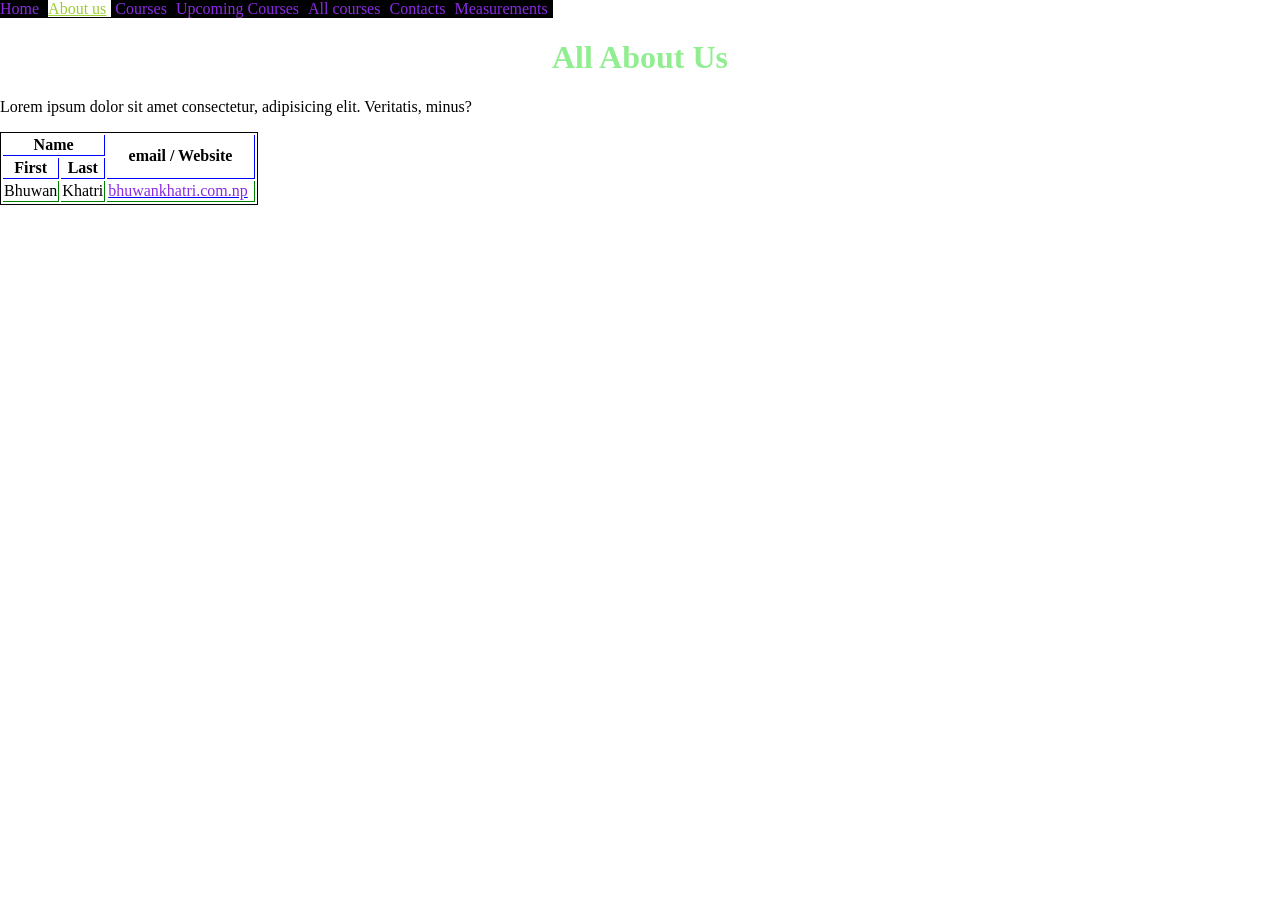
<file: about.html>
<!DOCTYPE html>
<html lang="en">

<head>
    <meta charset="UTF-8">
    <meta name="viewport" content="width=device-width, initial-scale=1.0">
    <title>About Us</title>

    <style>
        body {
            margin: 0;
            /* padding: 0; */
            /* border: 0; */
        }

        header {
            background-color: black;
            width: fit-content;
        }

        .navbar-ul {
            margin: 0;
            padding: 0;
        }

        .navbar-ul li {
            display: inline;
        }

        header, a{
            text-color:aqua;
        }

        a {
            padding-right: 5px;
            text-decoration: none;
            color: blueviolet;
        }

        h1 {
            text-align: center;
            color: lightgreen;
        }

        table {
            border: 1px solid black;
        }

        th {
            border-right: 1.5px solid blue;
            border-bottom: 1.5px solid blue;
        }

        td {
            border-right: 1px solid green;
            border-bottom: 1px solid green;
        }

        #email {
            color: blue;
            text-decoration: underline;
        }

        #email:hover {
            background-color: blue;
            color: red;
        }
    </style>

    <link rel="stylesheet" href="./courses/css/style.css">
</head>

<body>
    <header>
        <ul class="navbar-ul">
            <li>
                <a href="./index.html" class="page_clicked">Home</a>
            </li>
            <li>
                <a href="#" class="active">About us</a>
            </li>
            <li>
                <a href="./courses/current/current-courses.html">Courses</a>
            </li>
            <li>
                <a href="/courses/upcoming/upcoming-courses.html">Upcoming Courses</a>
            </li>
            <li>
                <a href="./courses/allCourses.html">All courses</a>
            </li>
            <li><a href="./courses/contact.html" >Contacts</a></li>
            <li><a href="./courses/measure.html">Measurements</a></li>
        </ul>
    </header>
    <h1>All About Us</h1>
    <p>Lorem ipsum dolor sit amet consectetur, adipisicing elit. Veritatis, minus?</p>

    <table>
        <thead>
            <tr>
                <th colspan="2">Name</th>
                <th rowspan="2">email / Website</th>
            </tr>
            <tr>
                <th>First</th>
                <th>Last</th>
            </tr>
        </thead>

        <tbody>
            <tr>
                <td>Bhuwan</td>
                <td>Khatri</td>
                <td id="email"><a target='_blank' href="https://bhuwankhatri.com.np">bhuwankhatri.com.np</a></td>
            </tr>
        </tbody>
    </table>


</body>

</html>
</file>
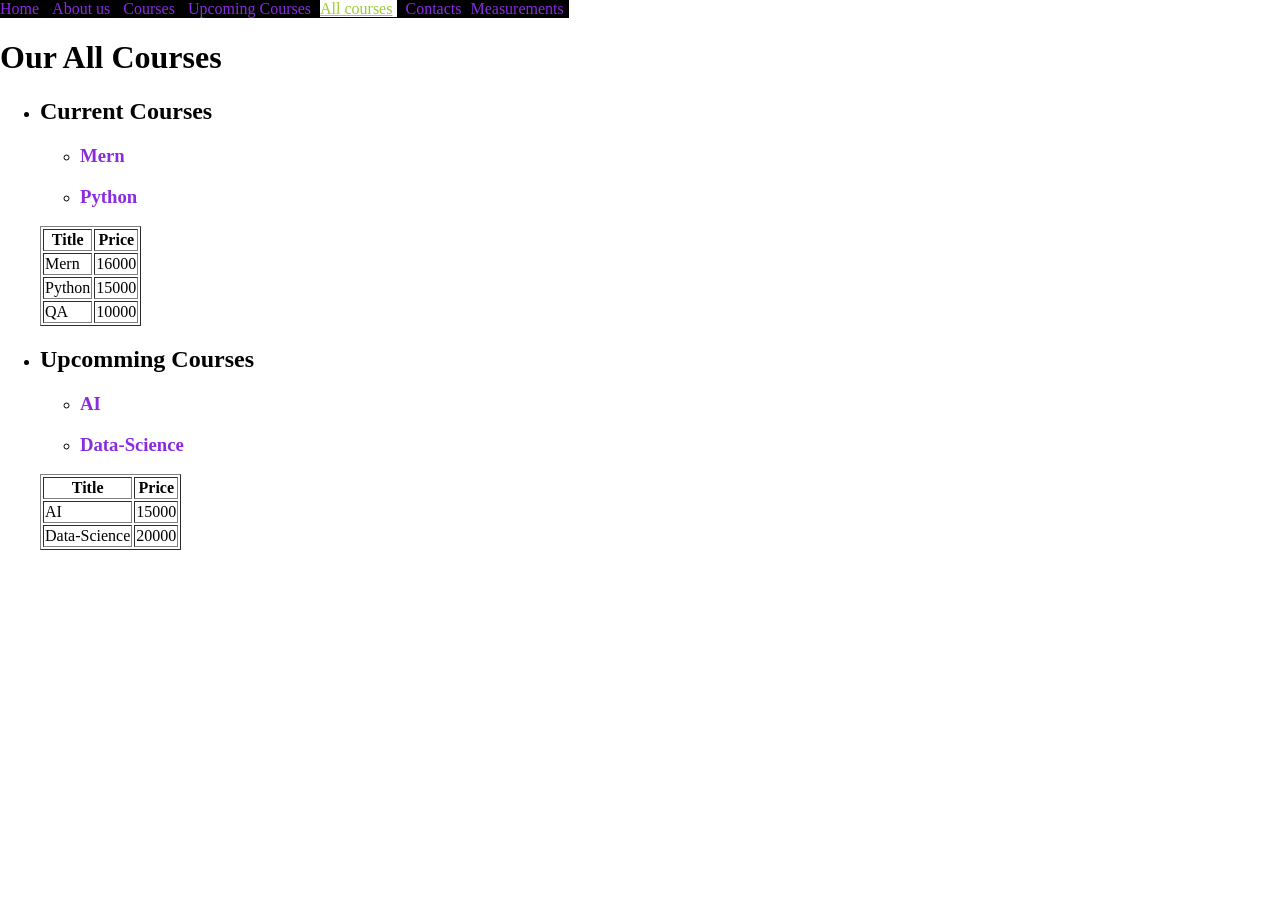
<file: courses/allCourses.html>
<!DOCTYPE html>
<html lang="en">

<head>
    <meta charset="UTF-8">
    <meta name="viewport" content="width=device-width, initial-scale=1.0">
    <title>All Courses</title>

    <style>
        body {
            margin: 0;
            /* padding: 0; */
            /* border: 0; */
        }

        header {
            background-color: black;
            width: fit-content;
        }

        .navbar-ul {
            margin: 0;
            padding: 0;
        }

        .navbar-ul li {
            display: inline;
        }

        a {
            padding-right: 5px;
            text-decoration: none;
            color: blueviolet;
        }
    </style>
    <link rel="stylesheet" href="./css/style.css">
</head>

<body>
    <header>
        <ul class="navbar-ul">
            <li>
                <a href="../index.html">Home</a>&nbsp;
            </li>
            <li>
                <a href="../about.html">About us</a>&nbsp;
            </li>
            <li>
                <a href="../courses/current/current-courses.html">Courses</a>&nbsp;
            </li>
            <li>
                <a href="../courses/upcoming/upcoming-courses.html">Upcoming Courses</a>
            </li>
            <li>
                <a href="#" class="active">All courses</a>&nbsp;
            </li>
            <li><a href="./contact.html" >Contacts</a></li>
            <li><a href="./measure.html">Measurements</a></li>
        </ul>
    </header>

    <h1>Our All Courses</h1>

    <ul>
        <li>
            <h2>Current Courses</h2>
        </li>
        <ul>
            <li>
                <h3><a href="./current/mern.html">Mern</a>
            </li>
            </h3>
            </li>
            <li>
                <h3><a href="./current/python.html">Python</a></h3>
            </li>
            <!-- <li>QA</li> -->
        </ul>

        <table border="1">
            <thead>
                <tr>
                    <th>Title</th>
                    <th>Price</th>
                </tr>
            </thead>

            <tr>
                <td>Mern</td>
                <td>16000</td>
            </tr>
            <tr>
                <td>Python</td>
                <td>15000</td>
            </tr>
            <tr>
                <td>QA</td>
                <td>10000</td>
            </tr>
        </table>

        <li>
            <h2>Upcomming Courses</h2>
        </li>
        <ul>
            <li>
                <h3><a href="./upcoming/ai.html">AI</a></h3>
            </li>
            <li>
                <h3><a href="./upcoming/data-science.html">Data-Science</a></h3>
            </li>
        </ul>

        <table border="1">
            <thead>
                <tr>
                    <th>Title</th>
                    <th>Price</th>
                </tr>
            </thead>

            <tr>
                <td>AI</td>
                <td>15000</td>
            </tr>
            <tr>
                <td>Data-Science</td>
                <td>20000</td>
            </tr>
        </table>
    </ul>

    <!-- rowSpan and colSpan : research and use it on table.  -->

</body>

</html>
</file>
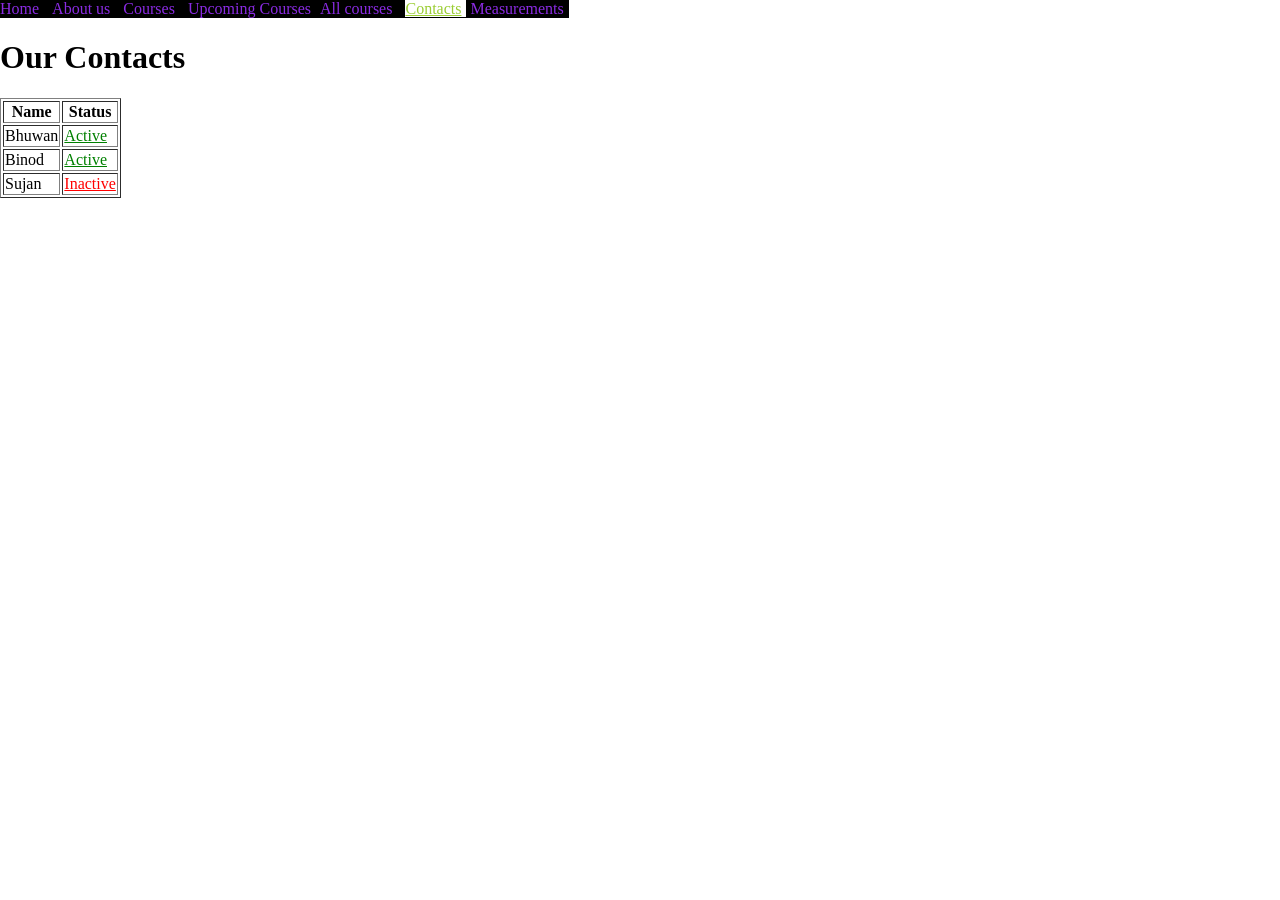
<file: courses/contact.html>
<!DOCTYPE html>
<html lang="en">
<head>
    <meta charset="UTF-8">
    <meta name="viewport" content="width=device-width, initial-scale=1.0">
    <title>Our Contacts</title>

    <link rel="stylesheet" href="./css/style.css">
</head>
<body>
    <header>
        <!-- Change paths in correct relatives -->
        <ul class="navbar-ul">
            <li><a href="../index.html">Home</a></li>&nbsp;
            <li><a href="../about.html">About us</a></li>&nbsp;
            <li><a href="../courses/current/current-courses.html">Courses</a></li>&nbsp;
            <li><a href="../courses/upcoming/upcoming-courses.html">Upcoming Courses</a></li>
            <li><a href="../courses/allCourses.html">All courses</a></li>&nbsp;
            <li><a href="#" class="active">Contacts</a></li>
            <li><a href="./measure.html">Measurements</a></li>
        </ul>
    </header>

    <h1>Our Contacts</h1>

    <table border=1>
        <thead>
            <tr>
                <th>Name</th>
                <th>Status</th>
            </tr>
        </thead>

        <tbody>
            <tr>
                <td>Bhuwan</td>
                <td class="active">Active</td>
            </tr>
            <tr>
                <td>Binod</td>
                <td class="active">Active</td>
            </tr>
            <tr>
                <td>Sujan</td>
                <td class="inactive">Inactive</td>
            </tr>
        </tbody>
    </table>
</body>
</html>
</file>
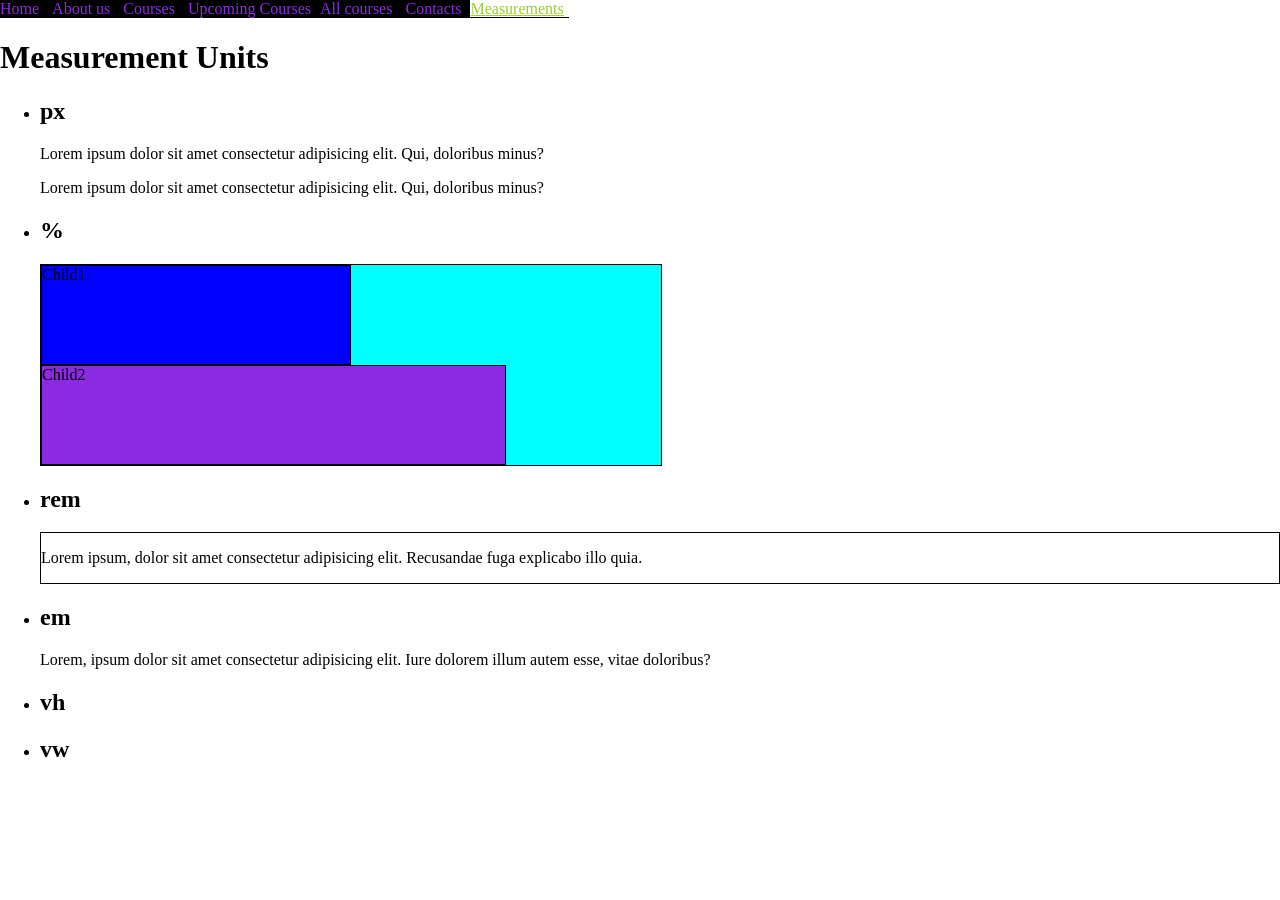
<file: courses/measure.html>
<!DOCTYPE html>
<html lang="en">
<head>
    <meta charset="UTF-8">
    <meta name="viewport" content="width=device-width, initial-scale=1.0">
    <title>Measurement Units</title>

    <style>
        body {
            margin: 0;
        }
        
        header {
            background-color: black;
            width: fit-content;
        }

        .navbar-ul {
            margin: 0;
            padding: 0;
        }

        .navbar-ul li {
            display: inline;
        }

        a {
            padding-right: 5px;
            text-decoration: none;
            color: blueviolet;
        }
        .parent {
            width: 50%;
            height: 200px;
            background-color: aqua;
            border: 1px solid;
        }

        .child1 {
            width: 50%;
            height: 50%;
            background-color: blue;
            border: 1px solid;
            box-sizing: border-box; 
        }
        .child2 {
            width: 75%;
            height: 50%;
            background-color: blueviolet;
            border: 1px solid;
            box-sizing: border-box;
        }
        .box {
            border: 1px solid;
            /* padding: 16px; */
            /* padding: 1rem; */
            /* padding: 2em; */
        }
    </style>

    <link rel="stylesheet" href="./css/style.css">
</head>
<body>
    <header>
        <!-- Change paths in correct relatives -->
        <ul class="navbar-ul">
            <li><a href="../index.html">Home</a></li>&nbsp;
            <li><a href="../about.html">About us</a></li>&nbsp;
            <li><a href="../courses/current/current-courses.html">Courses</a></li>&nbsp;
            <li><a href="../courses/upcoming/upcoming-courses.html">Upcoming Courses</a></li>
            <li><a href="../courses/allCourses.html">All courses</a></li>&nbsp;
            <li><a href="./contact.html">Contacts</a></li>
            <li><a href="#" class="active">Measurements</a></li>
        </ul>
    </header>

    <h1>Measurement Units</h1>
    <ul>
        <li><h2>px</h2></li>
        <p>Lorem ipsum dolor sit amet consectetur adipisicing elit. Qui, doloribus minus?</p>

        <p>Lorem ipsum dolor sit amet consectetur adipisicing elit. Qui, doloribus minus?</p>

        <li><h2>%</h2></li>
        <div class="parent">
            <div class="child1">Child1</div>
            <div class="child2">Child2</div>
        </div>

        <li><h2>rem</h2></li>
        <div class="box">
            <p>
                Lorem ipsum, dolor sit amet consectetur adipisicing elit. Recusandae fuga explicabo illo quia.
            </p>
        </div>
            
        <li><h2>em</h2></li>
        <p>Lorem, ipsum dolor sit amet consectetur adipisicing elit. Iure dolorem illum autem esse, vitae doloribus?
        </p>

        <li><h2>vh</h2></li>
        <li><h2>vw</h2></li>
    </ul>
</body>
</html>
</file>
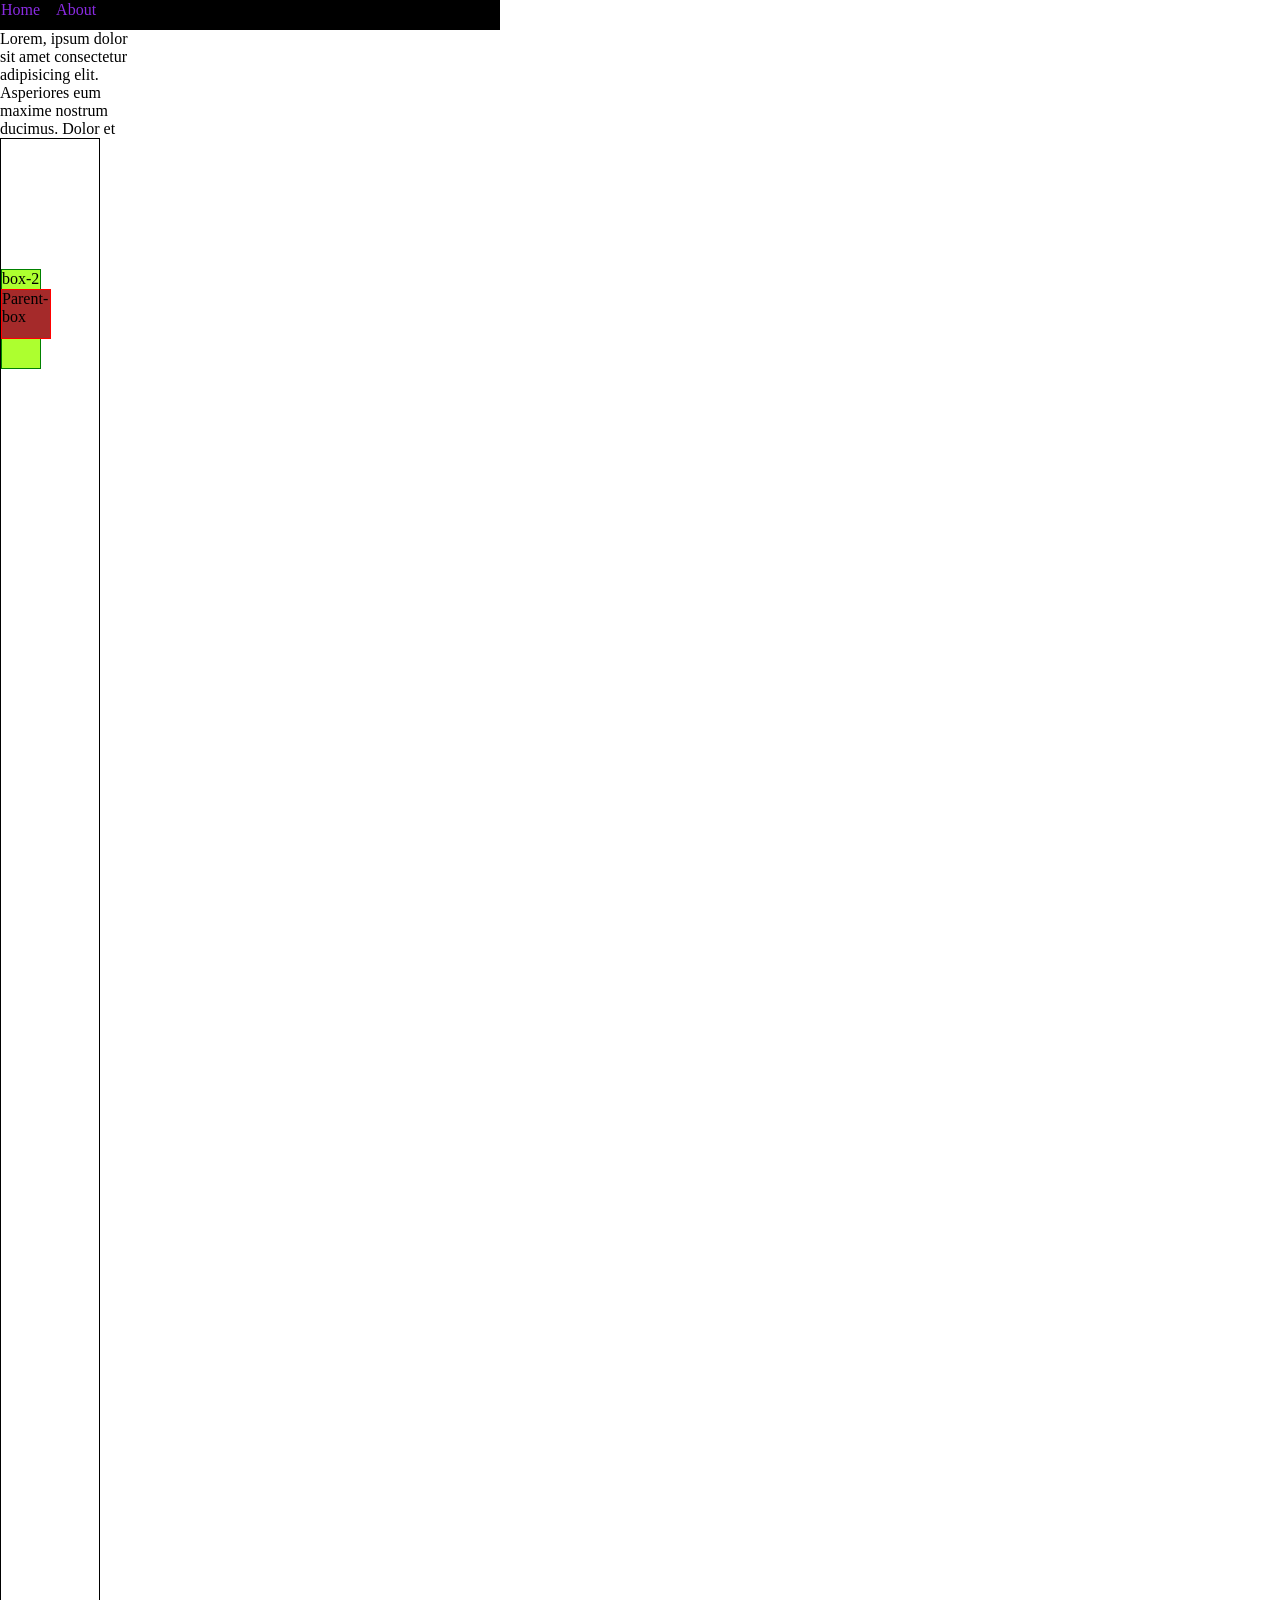
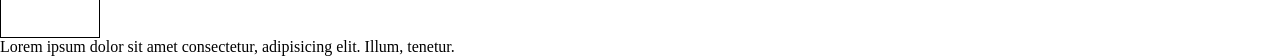
<file: New folder 1/css-positions.html>
<!DOCTYPE html>
<html lang="en">

<head>
    <meta charset="UTF-8">
    <meta name="viewport" content="width=device-width, initial-scale=1.0">
    <title>Positions of CSSs</title>

    <style>
        * {
            margin: 0;
            padding: 0;
            box-sizing: border-box;
        }

        header {
            background-color: black;
            position: sticky;
            top: 0;
            border: 1px solid;
            width: 500px;
            height: 30px;
        }

        header ul {
            list-style: none;
            display: flex;
            gap: 1rem;
        }

        header ul li a {
            text-decoration: none;
            color: blueviolet;
        }

        main {
            width: 11%;
        }

        .h-screen {
            position: relative;
            border: 1px solid;
            height: 1500px;
            width: 100px;
        }

        .box {
            position: absolute;
            border: 1px solid red;
            height: 50px;
            width: 50px;
            position: sticky;
            top: 10px;
            margin-top: 150px;
            background-color: brown;
            z-index: 1;
        }

        .box-2 {
            position: absolute;
            border: 1px solid green;
            height: 100px;
            width: 40px;
            position: sticky;
            top: 10px;
            background-color: greenyellow;
            margin-top: -70px;
            z-index: 0;
        }
    </style>
</head>

<body>

    <header class="container">
        <ul>
            <li><a href="#">Home</a></li>
            <li><a href="#">About</a></li>
        </ul>
    </header>

    <main>
        <p>Lorem, ipsum dolor sit amet consectetur adipisicing elit. Asperiores eum maxime nostrum ducimus. Dolor et
        </p>
    </main>

    <div class="h-screen">
        <div class="box">
            <p>Parent-box</p>
        </div>
        <div class="box-2">
            <p>box-2</p>
        </div>
    </div>

    <p>Lorem ipsum dolor sit amet consectetur, adipisicing elit. Illum, tenetur. 
    </p>

</body>

</html>
</file>
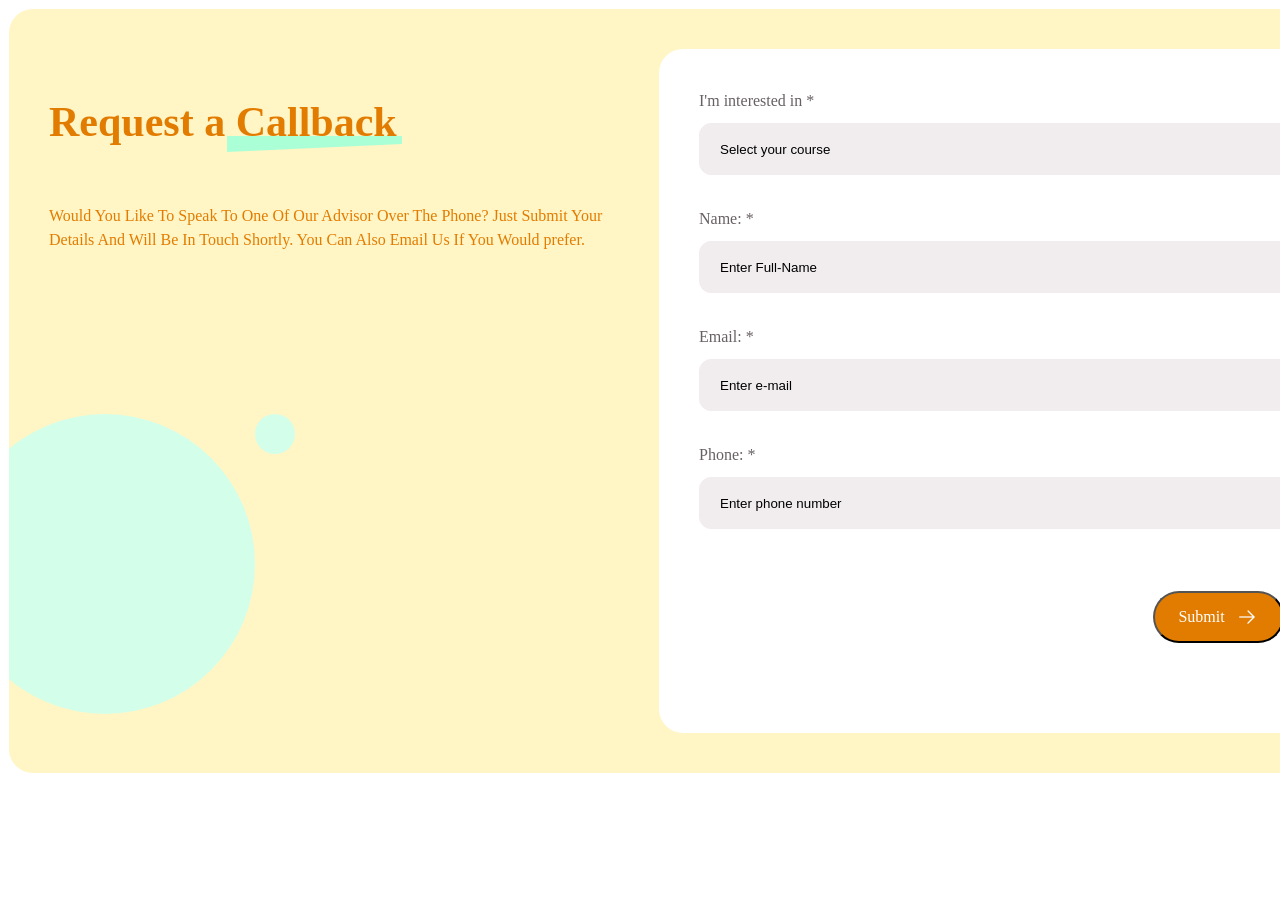
<file: New folder 1/flex-risers.html>
<!DOCTYPE html>
<html lang="en">

<head>
    <meta charset="UTF-8">
    <meta name="viewport" content="width=device-width, initial-scale=1.0">
    <title>Mindrisers call-form</title>

    <style>
        .parent {
            border: 1px solid white;
            width: 1320px;
            height: 784px;
            top: 4488px;
            left: -19704px;
            padding: 50px, 0px, 50px, 0px;
            gap: 10px;
            /* margin: auto; */
        }

        .child {
            display: flex;
            width: 1320px;
            height: 684px;
            padding: 40px;
            border-radius: 24px;
            gap: 40px;
            background: #FFF5C5;
            overflow: hidden;
        }

        .callback-sect {
            width: 570px;
            height: 155px;
            gap: 40px;
        }

        header {
            width: 418px;
            height: 63px;
        }

        header p {
            position: relative;
            font-family: Poppins;
            font-size: 42px;
            font-weight: 600;
            line-height: 63px;
            letter-spacing: 0em;
            text-align: left;
            color: #E27C00;
        }

        header span img {
            position: absolute;
            width: 175px;
            height: 16px;
            margin-top: 45px;
            margin-left: -170px;
        }

        .callback-sect .Descript {
            width: 570px;
            height: 72px;

            font-family: Poppins;
            font-size: 16px;
            font-weight: 400;
            line-height: 24px;
            letter-spacing: 0em;
            text-align: left;
            color: #E27C00;
            margin-top: 50px;
        }

        .child .floating-bg {
            display: flex;
            width: 340px;
            height: 300px;
            margin-top: 365px;
            margin-left: -1454px;
        }

        .floating-bg .ellipse-1 {
            /* border: 1px solid #D3FFEA; */
            width: 300px;
            height: 300px;
            border-radius: 100%;
            top: 365px;
            left: -66.5px;
            background-color: #D3FFEA;
        }

        .floating-bg .ellipse-2 {
            /* border: 1px solid #D3FFEA; */
            width: 40px;
            height: 40px;
            border-radius: 100%;
            top: 365px;
            left: 233.5px;
            background-color: #D3FFEA;
        }
    </style>

    <link rel="stylesheet" href="./formStyle.css">

</head>

<body>
    <div class="parent">
        <div class="child">

            <div class="callback-sect">
                <header>
                    <p>Request a <span>Callback <img src="./img/Vector 1.png" alt="vector"></span></p>
                </header>
                <p class="Descript">Would You Like To Speak To One Of Our Advisor Over The Phone? Just Submit Your
                    Details And Will Be In Touch Shortly. You Can Also Email Us If You Would prefer.</p>
            </div>

            <form id="info-form" class="info-counter">

                <div class="label-input-container">
                    <label for="course">I'm interested in</label>
                    <div class="input-container">
                        <input type="text" id="course" name="course" value="Select your course" required>
                    </div>
                </div>

                <div class="label-input-container">
                    <label for="name">Name:</label>
                    <div class="input-container">
                        <input type="text" id="name" name="name" value="Enter Full-Name" required>
                    </div>
                </div>

                <div class="label-input-container">
                    <label for="email">Email:</label>
                    <div class="input-container">
                        <input type="email" id="email" name="email" value="Enter e-mail" required>
                    </div>
                </div>

                <div class="label-input-container">
                    <label for="phone">Phone:</label>
                    <div class="input-container">
                        <input type="tel" id="phone" name="phone" value="Enter phone number" required>
                    </div>
                </div>

                <div class="btn">
                    <button type="submit"><span>Submit</span><img src="./img/clarity_arrow-line.png" alt="->"></button>
                </div>
            </form>

            <div class="floating-bg">
                <div class="ellipse-1"></div>
                <div class="ellipse-2"></div>
            </div>

        </div>
    </div>
</body>

</html>
</file>
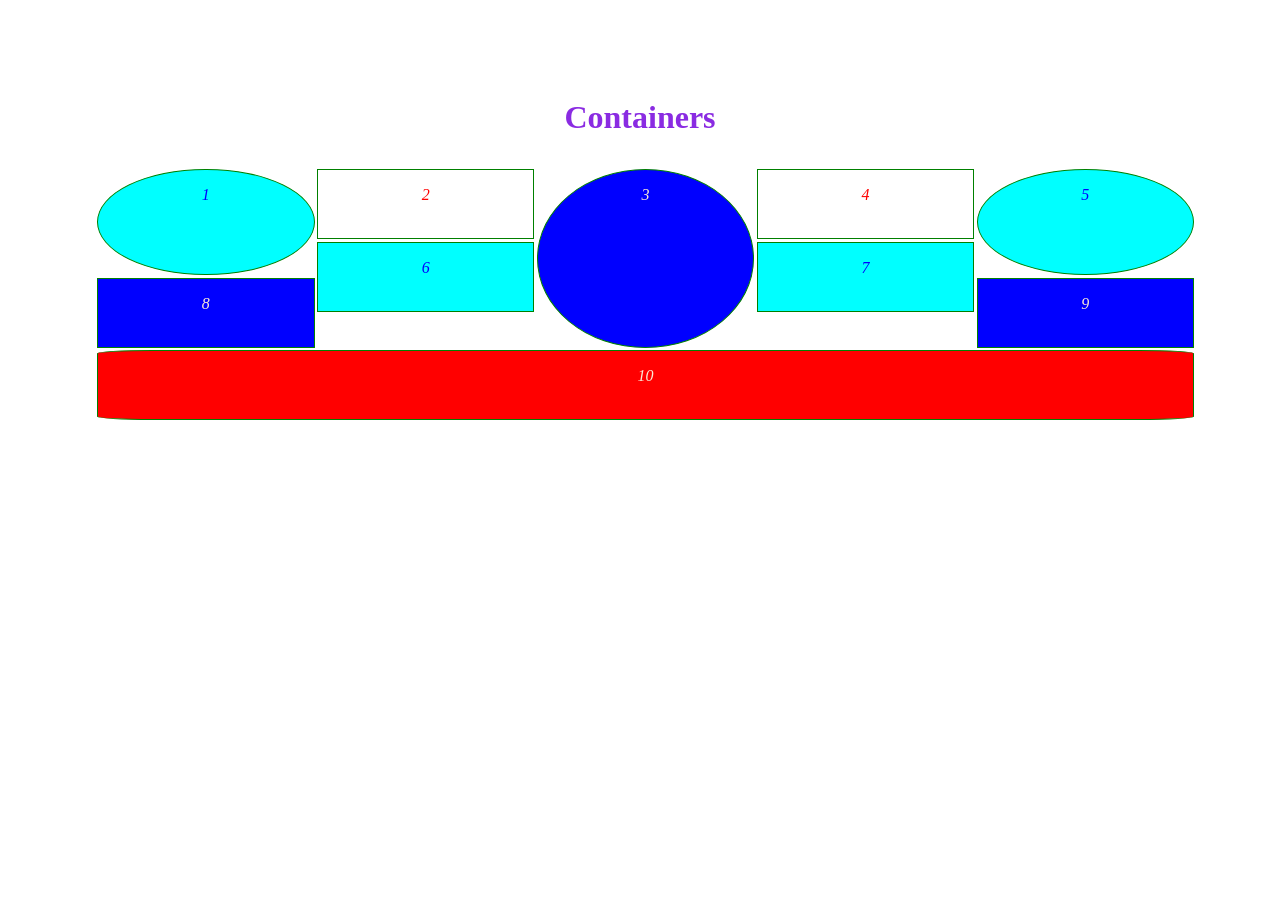
<file: New folder 1/grid.html>
<!DOCTYPE html>
<html lang="en">

<head>
    <meta charset="UTF-8">
    <meta name="viewport" content="width=device-width, initial-scale=1.0">
    <title>Document</title>

    <style> 
        * {
            margin: 0;
            padding: 33px;
            box-sizing: border-box;
        }

        h1 {
            color: blueviolet;
            text-align: center;
            margin-bottom: -33px;
            /* transform: rotate(180deg); */
        }

        .projects {
            display: grid;
            grid-template-columns: repeat(5, 1fr);
            gap: 2.5px;
        }

        .container { 
            padding-right: 1rem;
            padding-left: 1.7rem;
            max-width: 1140px;
            margin-right: auto;
            margin-left: auto;
            /* transform: rotate(183deg); */
        }

        .project {
            border: 1px solid green;
            padding: 1rem;
            min-height: 70px;
            min-width: 70px;
            color: red;
            text-align: center;
            font-style: oblique;
            /* transform: rotate(180deg); */
        }

        .project:nth-child(1) {
            grid-row: span 2;
            background-color: aqua;
            color: blue;
            border-radius: 75%;
        }
        .project:nth-child(3) {
            grid-column : 3/3;
            grid-row: span 4;
            background-color: blue;
            color: antiquewhite;
            border-radius: 100%;
        }
        .project:nth-child(5) {
            grid-row: span 2;
            background-color: aqua;
            color: blue;
            border-radius: 75%;
        }
        .project:nth-child(6) {
            grid-row: span 2;
            background-color: aqua;
            color: blue;
        }
        .project:nth-child(7) {
            grid-row: span 2;
            background-color: aqua;
            color: blue;
        }
        .project:nth-child(8) {
            grid-row: span 2;
            background-color: blue;
            color: antiquewhite;
        }
        .project:nth-child(9) {
            grid-row: span 2;
            background-color: blue;
            color: antiquewhite;
        }
        .project:nth-child(10) {
            z-index: 11;
            grid-column: 1/6;
            background-color: red;
            color: antiquewhite;
            border-radius: 5%;
        }
        
    </style>
</head> 

<body>
    <h1>Containers</h1>
    <div class="projects container">
        <div class="project">1</div>
        <div class="project">2</div>
        <div class="project">3</div>
        <div class="project">4</div>
        <div class="project">5</div>
        <div class="project">6</div>
        <div class="project">7</div>
        <div class="project">8</div>
        <div class="project">9</div>
        <div class="project">10</div>
    </div>
</body>

</html>
</file>
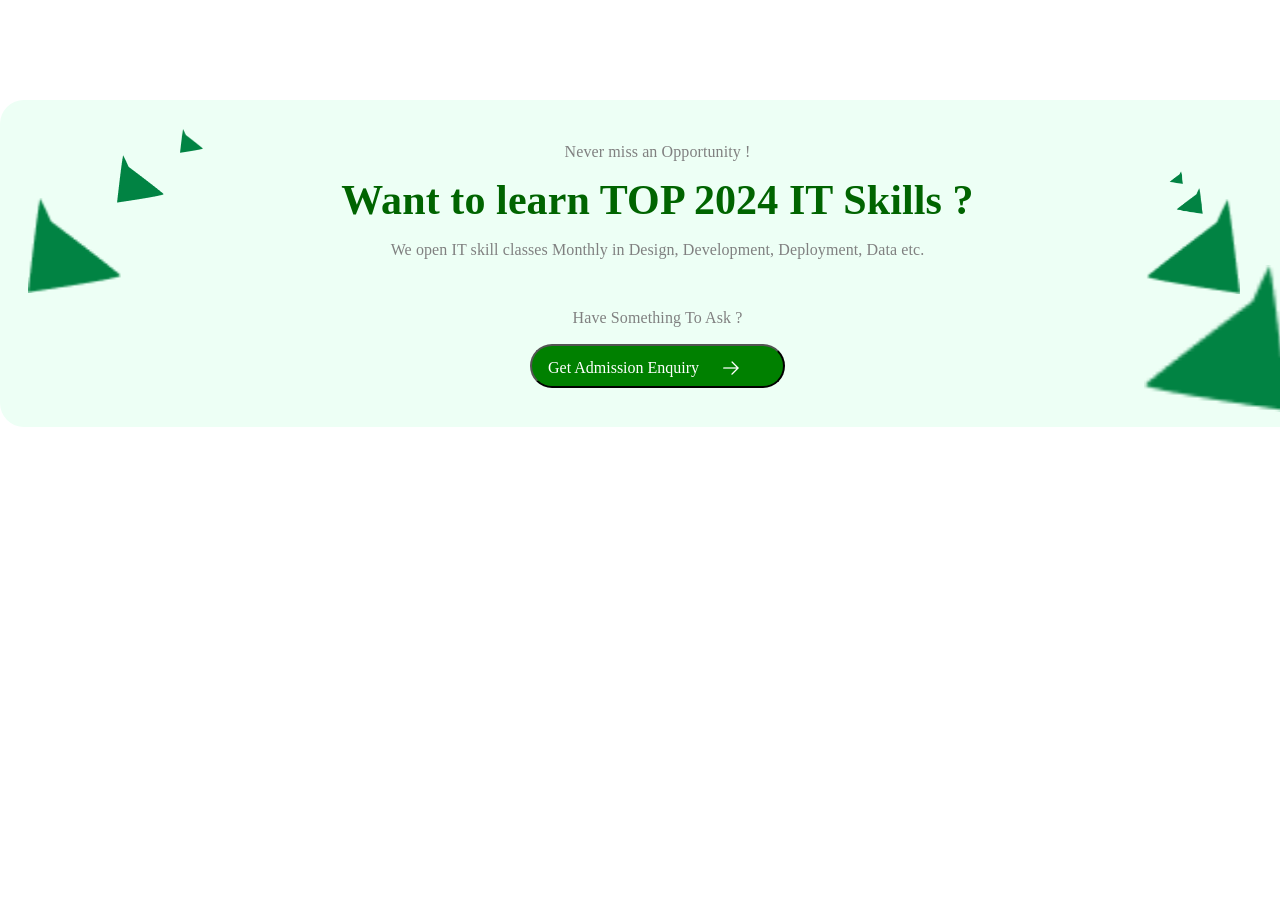
<file: New folder 1/top2024.html>
<!DOCTYPE html>
<html lang="en">

<head>
    <meta charset="UTF-8">
    <meta name="viewport" content="width=device-width, initial-scale=1.0">
    <title>Top 2024 IT Skills</title>
    <style>
        * {
            margin: 0;
            padding: 0;
            box-sizing: border-box;
        }

        .banner {
            position: relative;
            margin: auto;
            margin-top: 100px;
            width: 1315px;
            height: 327px;
            border-radius: 24px;
            padding: 40px 0px 40px 0px;
            gap: 40px;
            background-color: #EDFFF5;
        }

        .main {
            position: relative;
            display: flex;
            flex-direction: column;
            align-items: center;
        }

        .main .first {
            color: grey;
            font-family: Poppins;
            font-size: 16px;
            font-weight: 400;
            line-height: 23px;
            letter-spacing: 0.1px;
        }

        .main .second {
            color: darkgreen;
            font-family: Poppins;
            font-size: 42px;
            font-weight: 600;
            line-height: 61px;
            letter-spacing: 0.1px;
            margin-top: 7px;
            margin-bottom: 7px;
        }

        .main .third {
            color: gray;
            font-family: Poppins;
            font-size: 16px;
            font-weight: 400;
            line-height: 23px;
            letter-spacing: 0.1px;
        }

        .btn {
            position: relative;
            display: flex;
            flex-direction: column;
            align-items: center;
            margin-top: 45px;
        }

        .btn p {
            color: gray;
            font-family: Poppins;
            font-size: 16px;
            font-weight: 400;
            line-height: 23px;
            letter-spacing: 0.1px;
            margin-bottom: 15px;
        }

        .btn button {
            display: flex;
            width: 255px;
            height: 44px;
            border-radius: 30px;
            padding: 10px 16px 10px 16px;
            gap: 20px;
            background-color: green;
        }

        .btn button span {
            font-family: Poppins;
            font-size: 16px;
            font-weight: 400;
            line-height: 23px;
            letter-spacing: 0em;
            text-align: left;
            color: #FFFFFF;
        }

        .btn button img {
            width: 24px;
            height: 24px;
        }

        .vectors .left {
            position: relative;
        }

        .vectors .left img:nth-child(1) {
            position: relative;
            width: 23.22px;
            height: 23.22px;
            top: -330px;
            left: 180px;
        }

        .vectors .left img:nth-child(2) {
            position: relative;
            width: 46.43px;
            height: 47.29px;
            top: -280px;
            left: 90px;
        }

        .vectors .left img:nth-child(3) {
            position: relative;
            width: 92.87px;
            height: 94.59px;
            top: -190px;
            left: -50px;
        }

        .vectors .right {
            position: relative;
        }

        .vectors .right img:nth-child(1) {
            position: relative;
            width: 12.88px;
            height: 12.88px;
            transform: rotateY(-180deg);
            top: -450px;
            left: 1170px;
        }

        .vectors .right img:nth-child(2) {
            position: relative;
            width: 25.76px;
            height: 26.24px;
            transform: rotateY(-180deg);
            top: -420px;
            left: 1160px;
        }

        .vectors .right img:nth-child(3) {
            position: relative;
            width: 92.87px;
            height: 94.59px;
            transform: rotateY(-180deg);
            top: -340px;
            left: 1100px;
        }

        .vectors .right img:nth-child(4) {
            position: relative;
            width: 144.32px;
            height: 147.16px;
            transform: rotateY(-180deg);
            top: -222px;
            left: 1001px;
        }
    </style>
</head>

<body>
    <div class="banner">

        <div class="main">
            <p class="first">Never miss an Opportunity !</p>
            <p class="second">
                Want to learn TOP 2024 IT Skills ?
            </p>
            <p class="third">We open IT skill classes Monthly in Design, Development, Deployment, Data etc.</p>
        </div>

        <div class="btn">
            <p>Have Something To Ask ?</p>
            <button><span>Get Admission Enquiry</span><img src="./img/clarity_arrow-line.png" alt="->"></button>
        </div>

        <div class="vectors">
            <div class="left">
                <img src="./img/Arrow-plane-vector.png" alt="Arrow-plane-1">
                <img src="./img/Arrow-plane-vector.png" alt="Arrow-plane-2">
                <img src="./img/Arrow-plane-vector.png" alt="Arrow-plane-3">
            </div>

            <div class="right">
                <img src="./img/Arrow-plane-vector.png" alt="Arrow-plane-1">
                <img src="./img/Arrow-plane-vector.png" alt="Arrow-plane-2">
                <img src="./img/Arrow-plane-vector.png" alt="Arrow-plane-3">
                <img src="./img/Arrow-plane-vector.png" alt="Arrow-plane-4">
            </div>
        </div>

    </div>
</body>

</html>
</file>
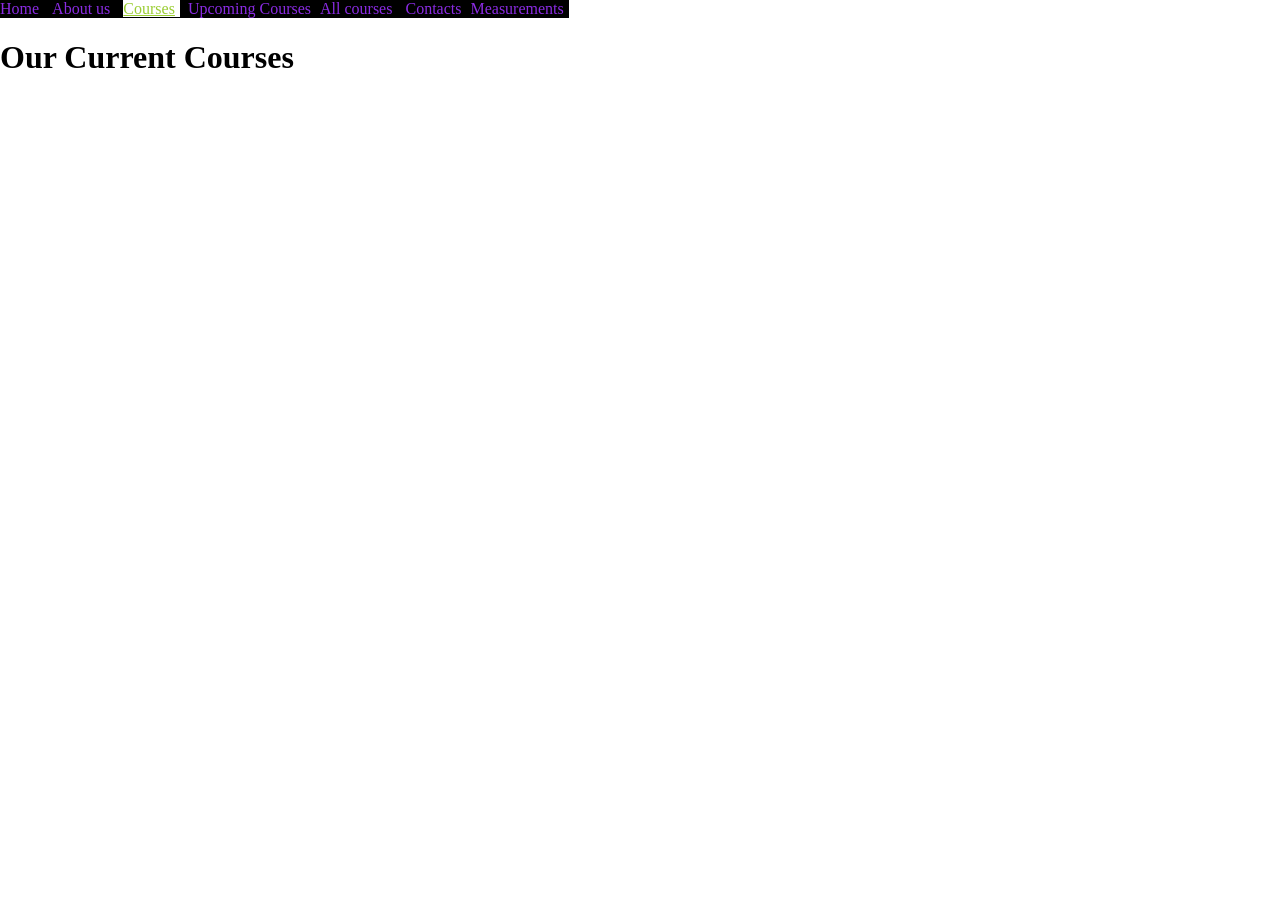
<file: courses/current/current-courses.html>
<!DOCTYPE html>
<html lang="en">

<head>
    <meta charset="UTF-8">
    <meta name="viewport" content="width=device-width, initial-scale=1.0">
    <title>Current Courses</title>
</head>

<style>
    body {
            margin: 0;
            /* padding: 0; */
            /* border: 0; */
        }

    header {
        background-color: black;
        width: fit-content;
    }

    .navbar-ul {
        margin: 0;
        padding: 0;
    }

    .navbar-ul li {
        display: inline;
    }

    a {
        padding-right: 5px;
        text-decoration: none;
        color: blueviolet;
    }
</style>

<link rel="stylesheet" href="../css/style.css">
<body>
    <header>
        <ul class="navbar-ul">
            <li>
                <a href="../../index.html">Home</a>&nbsp;
            </li>
            <li>
                <a href="../../about.html">About us</a>&nbsp;
            </li>
            <li>
                <a href="#" class="active">Courses</a>&nbsp;
            </li>
            <li>
                <a href="../upcoming/upcoming-courses.html">Upcoming Courses</a>
            </li>
            <li>
                <a href="../allCourses.html">All courses</a>&nbsp;
            </li>
            <li><a href="../contact.html" >Contacts</a></li>
            <li><a href="../measure.html">Measurements</a></li>
        </ul>
    </header>

    <h1>Our Current Courses</h1>
</body>

</html>
</file>
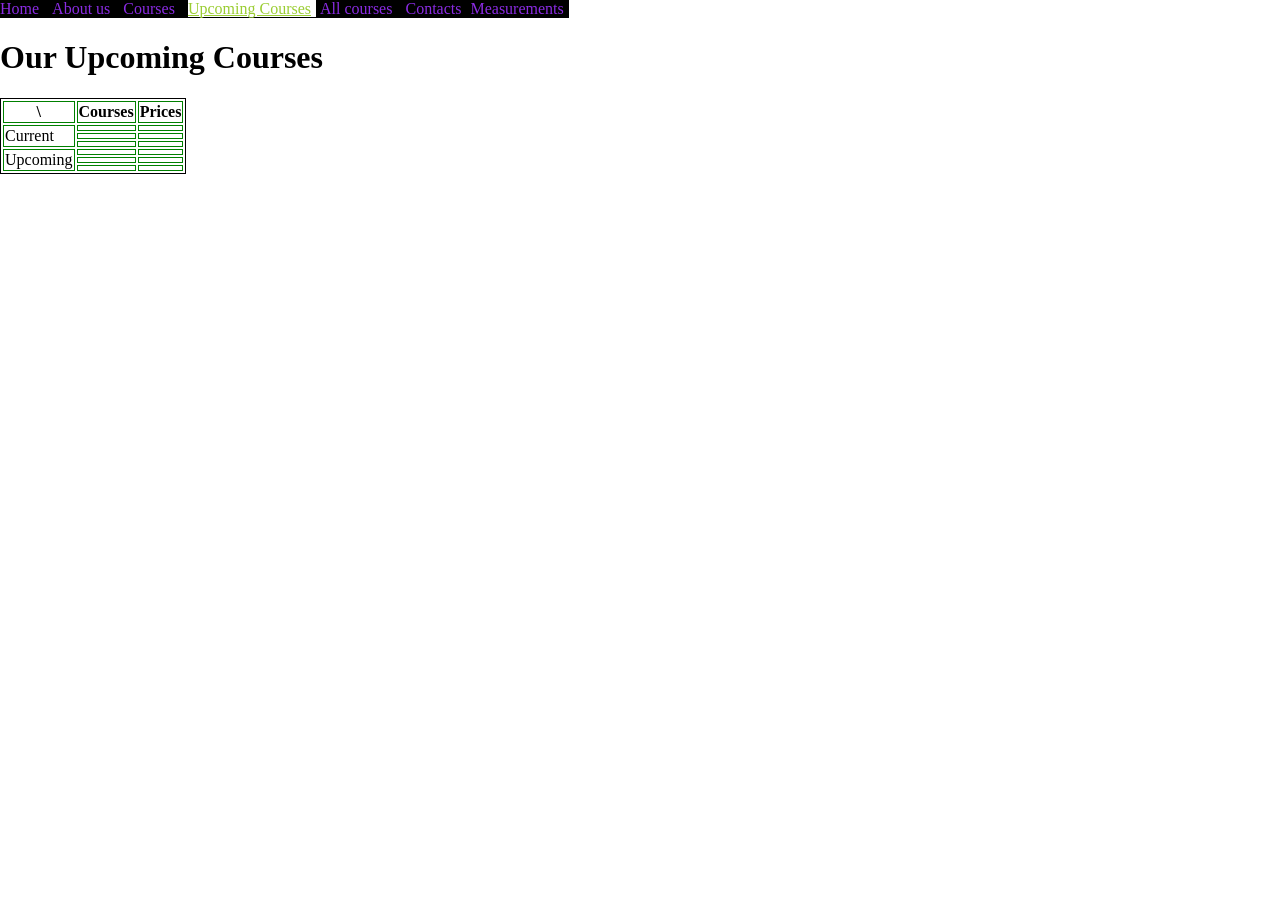
<file: courses/upcoming/upcoming-courses.html>
<!DOCTYPE html>
<html lang="en">

<head>
    <meta charset="UTF-8">
    <meta name="viewport" content="width=device-width, initial-scale=1.0">
    <title>Upcoming Courses</title>

    <style>
        body {
            margin: 0;
            /* padding: 0; */
            /* border: 0; */
        }

        header {
            background-color: black;
            width: fit-content;
        }

        .navbar-ul {
            margin: 0;
            padding: 0;
        }

        .navbar-ul li {
            display: inline;
        }

        a {
            padding-right: 5px;
            text-decoration: none;
            color: blueviolet;
        }

        table {
            border: 1px solid black;
        }

        th,
        td {
            border: 1px solid green;
        }
    </style>

    <link rel="stylesheet" href="../css/style.css">
</head>

<body>
    <header>
        <ul class="navbar-ul">
            <li>
                <a href="../../index.html">Home</a>&nbsp;
            </li>
            <li>
                <a href="../../about.html">About us</a>&nbsp;
            </li>
            <li>
                <a href="../current/current-courses.html">Courses</a>&nbsp;
            </li>
            <li>
                <a href="#" class="active">Upcoming Courses</a>
            </li>
            <li>
                <a href="../allCourses.html">All courses</a>&nbsp;
            </li>
            <li><a href="./contact.html" >Contacts</a></li>
            <li><a href="./measure.html">Measurements</a></li>
        </ul>
    </header>

    <h1>Our Upcoming Courses</h1>
    <table>
        <thead>
            <tr>
                <th>\</th>
                <th>Courses</th>
                <th>Prices</th>
            </tr>
        </thead>

        <tbody>
            <tr>
                <td rowspan="3">Current</td>
                <td></td>
                <td></td>
            </tr>
            <tr>
                <td></td>
                <td></td>
            </tr>
            <tr>
                <td></td>
                <td></td>
            </tr>

            <tr>
                <td rowspan="3">Upcoming</td>
                <td></td>
                <td></td>
            </tr>
            <tr>
                <td></td>
                <td></td>
            </tr>
            <tr>
                <td></td>
                <td></td>
            </tr>
        </tbody>
    </table>
</body>

</html>
</file>
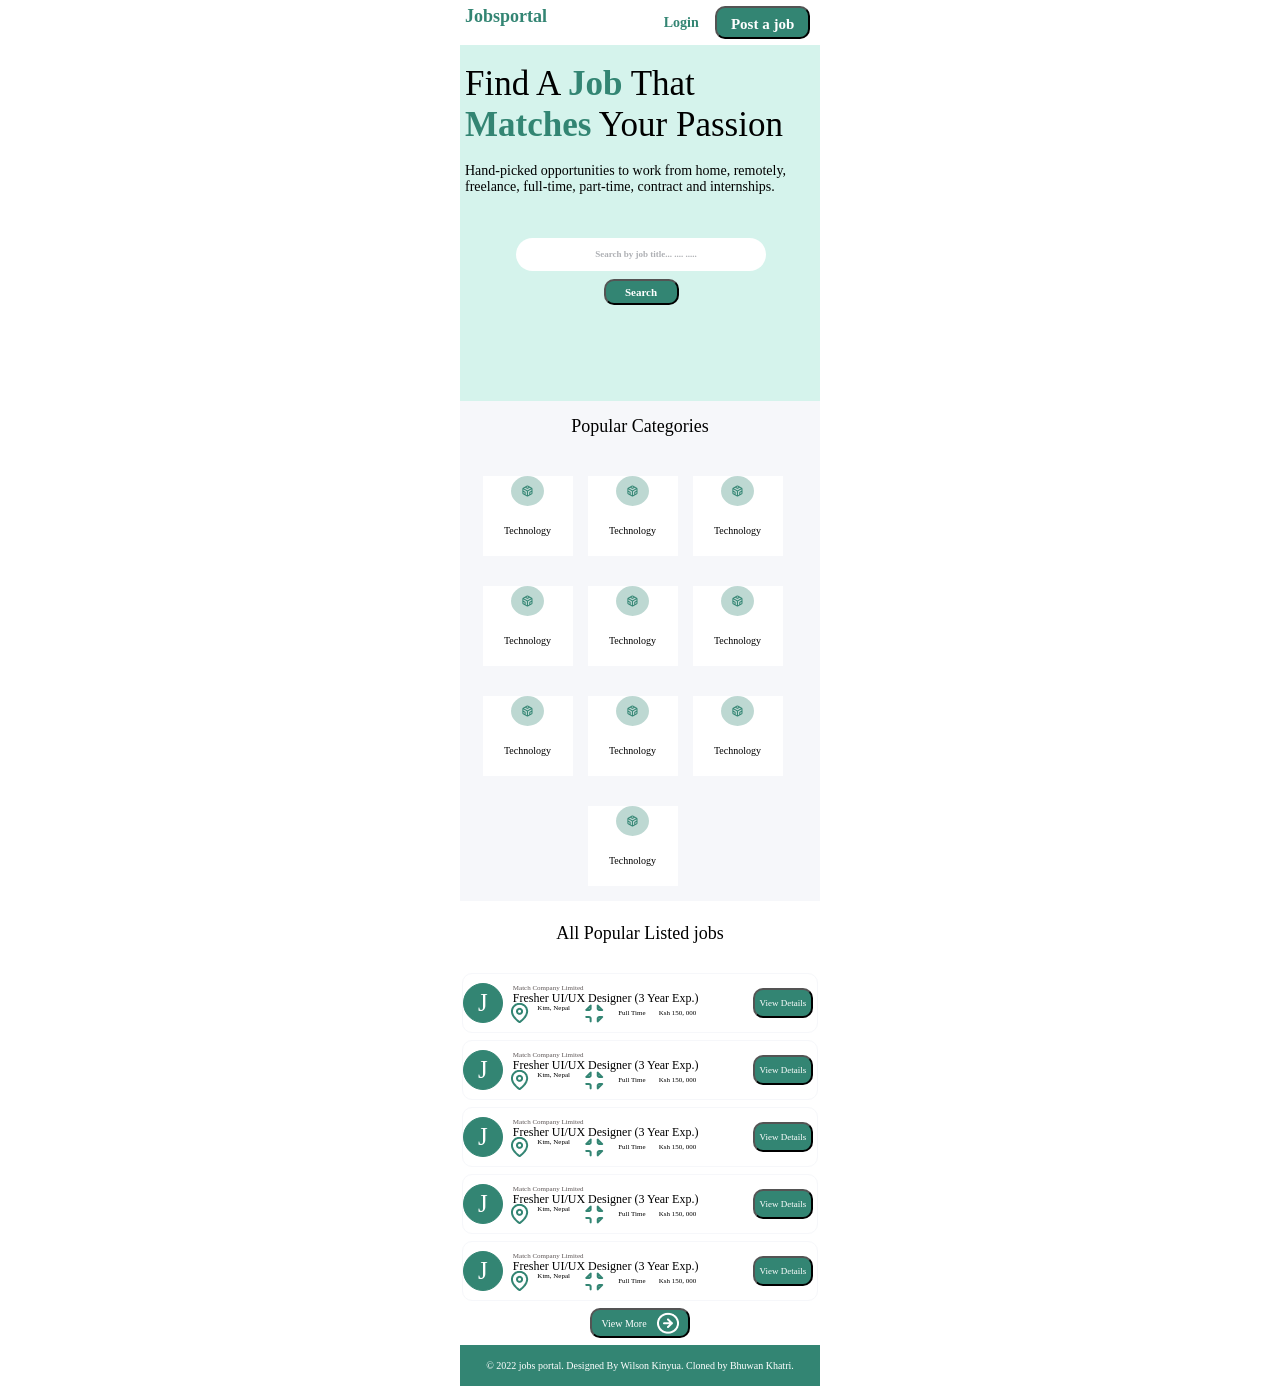
<file: New folder 1/Job-portals-web/Homepage.html>
<!DOCTYPE html>
<html lang="en">

<head>
    <meta charset="UTF-8">
    <meta name="viewport" content="width=device-width, initial-scale=1.0">
    <title>Jobsportal</title>

    <link rel="stylesheet" href="./CSS/style-home.css">

    <link rel="stylesheet" href="./CSS/style-mediaquery.css">

</head>

<body>
    <div class="home">

        <div class="top-bar">
            <p class="topic">Jobsportal</p>
            <a href="#">Login</a>
            <button>
                <p class="post-btn">Post a job</p>
            </button>
        </div>

        <div class="intro-img-etc">

            <h1>Find A <span>Job</span> That <span>Matches</span> Your Passion</h1>

            <p>Hand-picked opportunities to work from home, remotely, freelance, full-time, part-time, contract and
                internships.</p>

            <div class="search-bar">
                <p>Search by job title... .... .....</p>
                <button>Search</button>
            </div>

        </div>

        <div class="categories-box">
            <h2>Popular Categories</h2>
            <div class="pop-categories">

                <div class="category one">
                    <div class="ellipse">
                        <img src="./Images/Icon 1.png" alt="icon">
                    </div>
                    <p>Technology</p>
                </div>

                <div class="category two">
                    <div class="ellipse">
                        <img src="./Images/Icon 1.png" alt="icon">
                    </div>
                    <p>Technology</p>
                </div>

                <div class="category three">
                    <div class="ellipse">
                        <img src="./Images/Icon 1.png" alt="icon">
                    </div>
                    <p>Technology</p>
                </div>

                <div class="category four">
                    <div class="ellipse">
                        <img src="./Images/Icon 1.png" alt="icon">
                    </div>
                    <p>Technology</p>
                </div>

                <div class="category five">
                    <div class="ellipse">
                        <img src="./Images/Icon 1.png" alt="icon">
                    </div>
                    <p>Technology</p>
                </div>

                <div class="category six">
                    <div class="ellipse">
                        <img src="./Images/Icon 1.png" alt="icon">
                    </div>
                    <p>Technology</p>
                </div>

                <div class="category seven">
                    <div class="ellipse">
                        <img src="./Images/Icon 1.png" alt="icon">
                    </div>
                    <p>Technology</p>
                </div>

                <div class="category eight">
                    <div class="ellipse">
                        <img src="./Images/Icon 1.png" alt="icon">
                    </div>
                    <p>Technology</p>
                </div>

                <div class="category nine">
                    <div class="ellipse">
                        <img src="./Images/Icon 1.png" alt="icon">
                    </div>
                    <p>Technology</p>
                </div>

                <div class="category ten">
                    <div class="ellipse">
                        <img src="./Images/Icon 1.png" alt="icon">
                    </div>
                    <p>Technology</p>
                </div>

            </div>
        </div>

        <div class="job-lists">
            <h2>All Popular Listed jobs</h2>

            <div class="job-bar one">

                <div class="ellipse">
                    <p class="J">J</p>
                </div>

                <div class="content">
                    <div class="comNjob">
                        <p class="com-name">Match Company Limited</p>

                        <p class="jobtype">Fresher UI/UX Designer (3 Year Exp.)</p>
                    </div>

                    <div class="icons-etc">
                        <p class="location"><img src="./Images/Map-logo.png" alt="loct-icon">Ktm,
                            Nepal</p>
                            
                            <img src="./Images/minimize-logo.png" alt="minimize-icon">
                            
                            <p class="fulltime">Full Time</p>
                            
                            <p class="ksh">Ksh 150,
                            000</p>
                    </div>
                </div>

                <button>View Details</button>

            </div>

            <div class="job-bar two">

                <div class="ellipse">
                    <p class="J">J</p>
                </div>

                <div class="content">
                    <div class="comNjob">
                        <p class="com-name">Match Company Limited</p>

                        <p class="jobtype">Fresher UI/UX Designer (3 Year Exp.)</p>
                    </div>

                    <div class="icons-etc">
                        <p class="location"><img src="./Images/Map-logo.png" alt="loct-icon">Ktm,
                            Nepal</p>
                            
                            <img src="./Images/minimize-logo.png" alt="minimize-icon">
                            
                            <p class="fulltime">Full Time</p>
                            
                            <p class="ksh">Ksh 150,
                            000</p>
                    </div>
                </div>

                <button>View Details</button>

            </div>

            <div class="job-bar three">

                <div class="ellipse">
                    <p class="J">J</p>
                </div>

                <div class="content">
                    <div class="comNjob">
                        <p class="com-name">Match Company Limited</p>

                        <p class="jobtype">Fresher UI/UX Designer (3 Year Exp.)</p>
                    </div>

                    <div class="icons-etc">
                        <p class="location"><img src="./Images/Map-logo.png" alt="loct-icon">Ktm,
                            Nepal</p>
                            
                            <img src="./Images/minimize-logo.png" alt="minimize-icon">
                            
                            <p class="fulltime">Full Time</p>
                            
                            <p class="ksh">Ksh 150,
                            000</p>
                    </div>
                </div>

                <button>View Details</button>

            </div>

            <div class="job-bar four">

                <div class="ellipse">
                    <p class="J">J</p>
                </div>

                <div class="content">
                    <div class="comNjob">
                        <p class="com-name">Match Company Limited</p>

                        <p class="jobtype">Fresher UI/UX Designer (3 Year Exp.)</p>
                    </div>

                    <div class="icons-etc">
                        <p class="location"><img src="./Images/Map-logo.png" alt="loct-icon">Ktm,
                            Nepal</p>
                            
                            <img src="./Images/minimize-logo.png" alt="minimize-icon">
                            
                            <p class="fulltime">Full Time</p>
                            
                            <p class="ksh">Ksh 150,
                            000</p>
                    </div>
                </div>

                <button>View Details</button>

            </div>

            <div class="job-bar five">

                <div class="ellipse">
                    <p class="J">J</p>
                </div>

                <div class="content">
                    <div class="comNjob">
                        <p class="com-name">Match Company Limited</p>

                        <p class="jobtype">Fresher UI/UX Designer (3 Year Exp.)</p>
                    </div>

                    <div class="icons-etc">
                        <p class="location"><img src="./Images/Map-logo.png" alt="loct-icon">Ktm,
                            Nepal</p>
                            
                            <img src="./Images/minimize-logo.png" alt="minimize-icon">
                            
                            <p class="fulltime">Full Time</p>
                            
                            <p class="ksh">Ksh 150,
                            000</p>
                    </div>
                </div>

                <button>View Details</button>

            </div>


        </div>

        <div class="view-more-btn">
            <button><span>View More</span><img src="./Images/arw-cir-vector.png" alt="(->)"></button>
        </div>

        <div class="footer">
            <p class="copyright">&copy; 2022 jobs portal. Designed By Wilson Kinyua. Cloned by Bhuwan Khatri.</p>
        </div>

    </div>
</body>

</html>
</file>
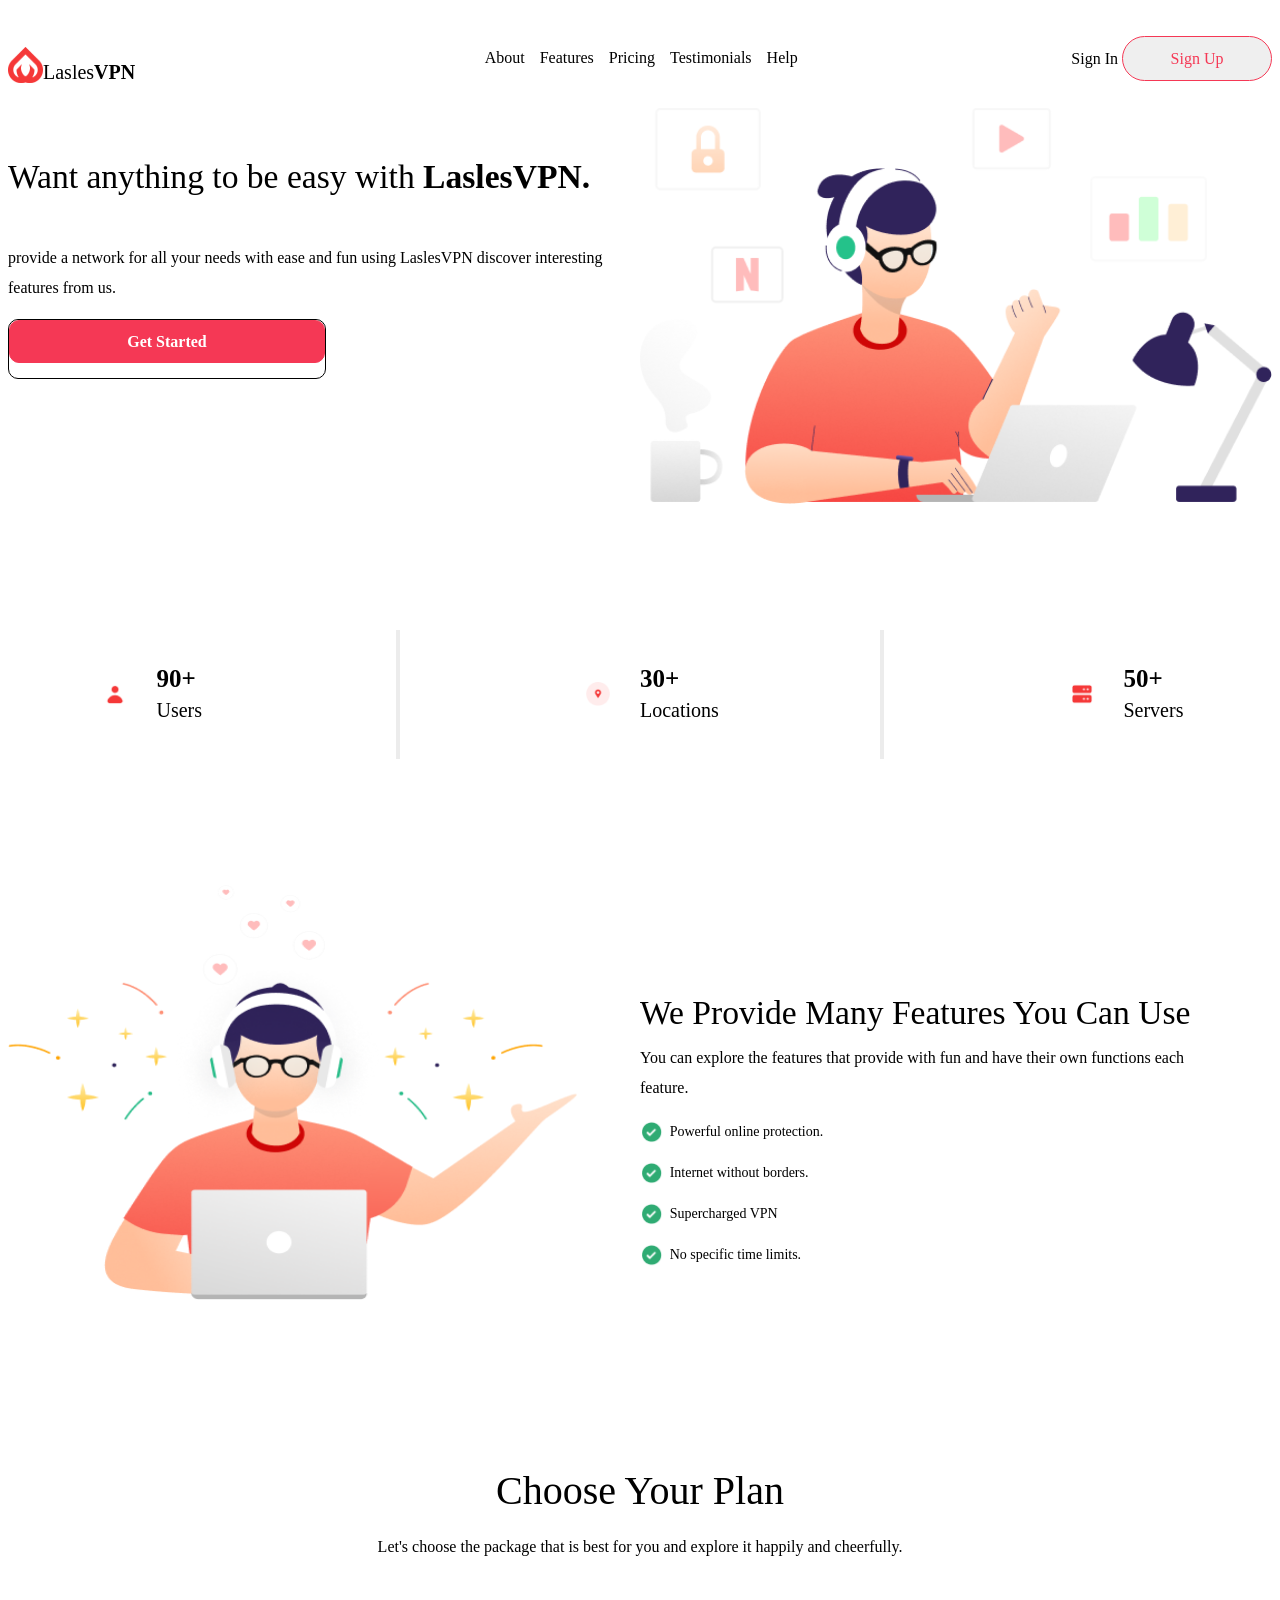
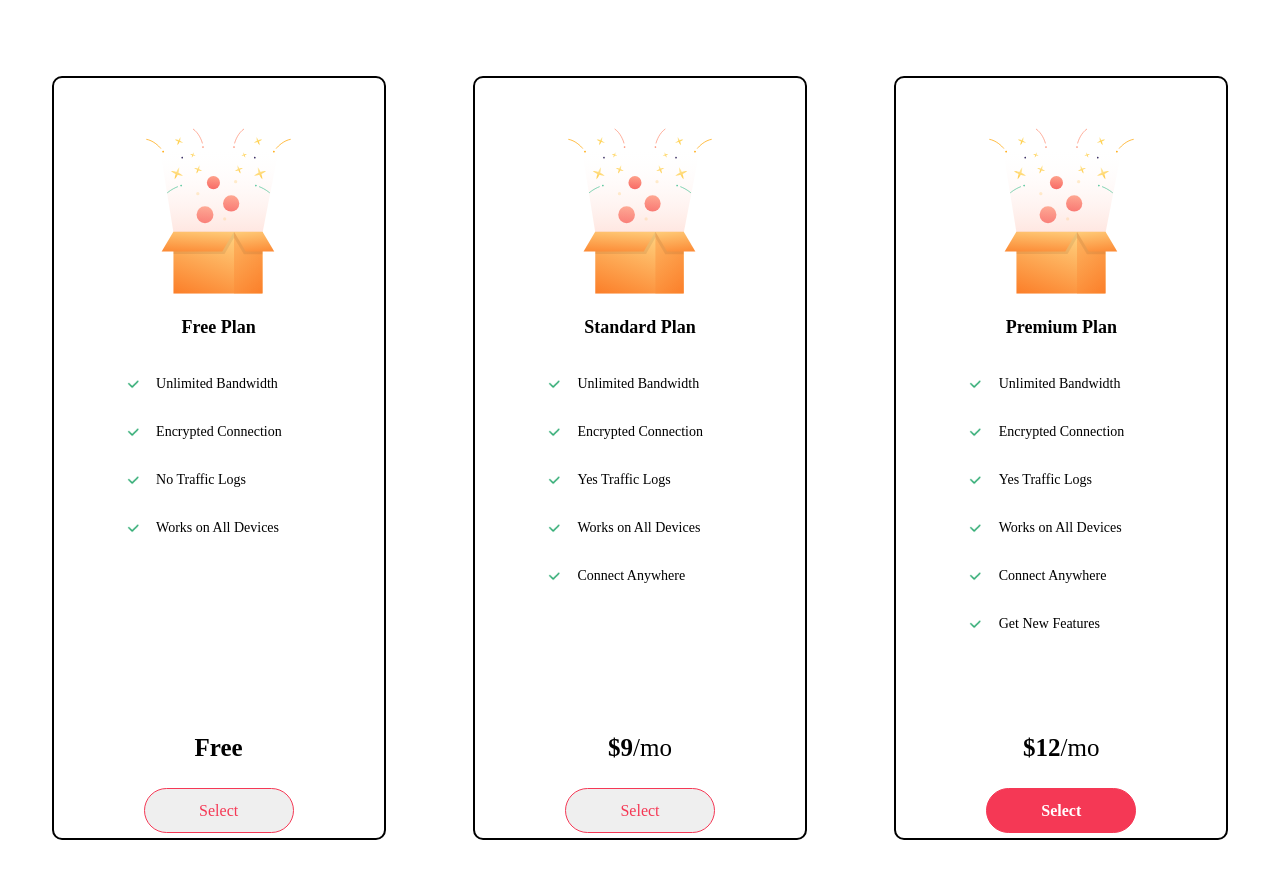
<file: New folder 1/laslesVPN/laslesVPN.html>
<!DOCTYPE html>
<html lang="en">

<head>
    <meta charset="UTF-8">
    <meta name="viewport" content="width=device-width, initial-scale=1.0">
    <title>LaslesVPN</title>

    <style>
    </style>

    <link rel="stylesheet" href="./VPNstyle.css">
</head>

<body>

    <div class="navbar">
        <div class="logo-wrapper">
            <img src="./img/Standard Collection 27logo.png" alt="Logo">
            <p>Lasles<span>VPN</span></p>
        </div>

        <ul>
            <li>
                <a href="#">About</a>
            </li>
            <li>
                <a href="#">Features</a>
            </li>
            <li>
                <a href="#">Pricing</a>
            </li>
            <li>
                <a href="#">Testimonials</a>

            </li>
            <li>
                <a href="#">Help</a>
            </li>
        </ul>

        <div class="Sign">
            <a href="#">Sign In</a>
            <button><a href="#">Sign Up</a></button>
        </div>
    </div>

    <div class="main-view">
        <div class="left-view">
            <p class="first">Want anything to be easy with <span>LaslesVPN.</span></p>

            <p class="second">provide a network for all your needs with ease and fun using <span>LaslesVPN</span>
                discover interesting
                features from us.</p>

            <div class="get-started">
                <button><a href="#">Get Started</a></button>
            </div>

        </div>

        <div class="right-view">
            <img src="./img/Illustration 1.png" alt="Thumbnail View">
        </div>
    </div>

    <div class="num-bar">

        <div class="users num">
            <img src="./img/user-icon.png" alt="users-logo" class="logo">
            <p><span>90+</span><br>Users</p>
        </div>

        <div class="thin-bar"></div>

        <div class="locations num">
            <img src="./img/location.png" alt="Locations-logo" class="logo">
            <p><span>30+</span><br>Locations</p>
        </div>

        <div class="thin-bar"></div>

        <div class="servers num">
            <img src="./img/server.png" alt="servers-logo" class="logo">
            <p><span>50+</span><br>Servers</p>
        </div>

    </div>

    <div class="feature_sect">
        <div class="feature_img">
            <img src="./img/Illustration 2.png" alt="Feature_Image">
        </div>

        <div class="features">
            <p class="p1">We Provide Many Features You Can Use</p>

            <p class="p2">You can explore the features that provide with fun and have their own functions each feature.
            </p>

            <div class="feature_points">
                <div class="bulleting">
                    <img src="./img/tick-dot.png" alt="Tick-dots">
                    <p>Powerful online protection.</p>
                </div>

                <div class="bulleting">
                    <img src="./img/tick-dot.png" alt="Tick-dots">
                    <p>Internet without borders.</p>
                </div>

                <div class="bulleting">
                    <img src="./img/tick-dot.png" alt="Tick-dots">
                    <p>Supercharged VPN</p>
                </div>

                <div class="bulleting">
                    <img src="./img/tick-dot.png" alt="Tick-dots">
                    <p>No specific time limits.</p>
                </div>

            </div>

        </div>
    </div>

    <div class="choose-plan">

        <p class="p1st">Choose Your Plan</p>

        <p class="p2nd">Let's choose the package that is best for you and explore it happily and cheerfully.</p>

    </div>

    <div class="plan-box">
        <div class="free-plan box">
            <img src="./img/Free.svg" alt="Plan-box">

            <p class="phead">Free Plan</p>

            <div class="plan-points">
                <div class="pointing">
                    <img src="./img/tick-icon.png" alt="Ticks">
                    <p>Unlimited Bandwidth</p>
                </div>

                <div class="pointing">
                    <img src="./img/tick-icon.png" alt="Ticks">
                    <p>Encrypted Connection</p>
                </div>

                <div class="pointing">
                    <img src="./img/tick-icon.png" alt="Ticks">
                    <p>No Traffic Logs</p>
                </div>

                <div class="pointing">
                    <img src="./img/tick-icon.png" alt="Ticks">
                    <p>Works on All Devices</p>
                </div>
            </div>

            <div class="plan-button">
                <p class="costing"><span>Free</span></p>
                <button><a href="#">Select</a></button>
            </div>

        </div>

        <div class="standard-plan box">
            <img src="./img/Free.svg" alt="Plan-box">

            <p class="phead">Standard Plan</p>

            <div class="plan-points">
                <div class="pointing">
                    <img src="./img/tick-icon.png" alt="Ticks">
                    <p>Unlimited Bandwidth</p>
                </div>

                <div class="pointing">
                    <img src="./img/tick-icon.png" alt="Ticks">
                    <p>Encrypted Connection</p>
                </div>

                <div class="pointing">
                    <img src="./img/tick-icon.png" alt="Ticks">
                    <p>Yes Traffic Logs</p>
                </div>

                <div class="pointing">
                    <img src="./img/tick-icon.png" alt="Ticks">
                    <p>Works on All Devices</p>
                </div>

                <div class="pointing">
                    <img src="./img/tick-icon.png" alt="Ticks">
                    <p>Connect Anywhere</p>
                </div>

            </div>

            <div class="plan-button">
                <p class="costing"><span>$9</span>/mo</p>
                <button><a href="#">Select</a></button>
            </div>

        </div>

        <div class="premium-plan box">
            <img src="./img/Free.svg" alt="Plan-box">

            <p class="phead">Premium Plan</p>

            <div class="plan-points">
                <div class="pointing">
                    <img src="./img/tick-icon.png" alt="Ticks">
                    <p>Unlimited Bandwidth</p>
                </div>

                <div class="pointing">
                    <img src="./img/tick-icon.png" alt="Ticks">
                    <p>Encrypted Connection</p>
                </div>

                <div class="pointing">
                    <img src="./img/tick-icon.png" alt="Ticks">
                    <p>Yes Traffic Logs</p>
                </div>

                <div class="pointing">
                    <img src="./img/tick-icon.png" alt="Ticks">
                    <p>Works on All Devices</p>
                </div>

                <div class="pointing">
                    <img src="./img/tick-icon.png" alt="Ticks">
                    <p>Connect Anywhere</p>
                </div>

                <div class="pointing">
                    <img src="./img/tick-icon.png" alt="Ticks">
                    <p>Get New Features</p>
                </div>

            </div>

            <div class="plan-button">
                <p class="costing"><span>$12</span>/mo</p>
                <button><a href="#">Select</a></button>
            </div>

        </div>
    </div>

</body>

</html>
</file>
<file: courses/css/style.css>
body {
    margin: 0;
    /* padding: 0; */
    /* border: 0; */
}

header {
    background-color: black;
    width: fit-content;
}

.navbar-ul {
    margin: 0;
    padding: 0;
}

.navbar-ul li {
    display: inline;
}

a {
    padding-right: 5px;
    text-decoration: none;
    color: blueviolet;
}

/* element.class without space is given to avoid other elements with class 'active' */
a.active {
    color: yellowgreen;
    text-decoration: underline;
    background: #fff;
}

/* element.class without space is given to avoid other elements with class 'active' */
td.active {
    color: green;
    text-decoration: underline;
}

td.inactive {
    color: red;
    text-decoration: underline;
}
</file>
<file: New folder 1/formStyle.css>
.child .info-counter {
    display: flex;
    flex-direction: column;
    width: 630px;
    height: 604px;
    padding: 40px;
    border-radius: 24px;
    gap: 20px;
    rotate: -0 deg;
    background: #FFFFFF;
}

.info-counter .label-input-container {
    display: flex;
    flex-direction: column;
    width: 550px;
    height: 98px;
    gap: 10px;
    rotate: -0 deg;
}

.label-input-container label {
    font-family: Poppins;
    font-size: 16px;
    font-weight: 400;
    line-height: 24px;
    letter-spacing: 0em;
    text-align: left;
    color: #686163;
}

.label-input-container label::after {
    content: " *";
    color: #686163;
}

.label-input-container .input-container input {
    width: 550px;
    height: 10px;
    padding: 20px;
    border-radius: 12px;
    justify-content: space-between;
    rotate: -0 deg;
    background-color: #f1edee;
    border: 1px solid #f1edee;
}

.info-counter .btn {
    display: flex;
    /* justify-content: end; */
    margin-left: 454px;
    margin-top: 30px;
}

.info-counter button {
    display: flex;
    align-items: center;
    justify-content: center;
    width: 131px;
    height: 52px;
    padding: 14px, 20px, 14px, 20px;
    border-radius: 30px;
    gap: 10px;
    background-color: #E27C00;
}

.info-counter button span {
    font-family: Poppins;
    font-size: 16px;
    font-weight: 400;
    line-height: 24px;
    letter-spacing: 0em;
    text-align: left;
    color: #FFFFFF;
}

.info-counter button img {
    width: 24px;
    height: 24px;
    /* rotate: 90 deg */
}
</file>
<file: New folder 1/Job-portals-web/CSS/style-home.css>
* {
        margin: 0;
        padding: 0;
        box-sizing: border-box;
    }

    .home {
        /* border: 1px solid red; */
        width: 1512px;
        height: 2850px;
        background-color: white;
        margin: auto;
    }

    .top-bar {
        position: relative;
        /* border: 1px solid; */
        display: flex;
        align-items: center;
        width: 100%;
        height: 94px;
    }

    .top-bar .topic {
        font-family: Noto Sans Hebrew;
        font-size: 36px;
        font-weight: 800;
        line-height: 49px;
        position: relative;
        width: 249px;
        height: 62px;
        left: 41px;
        color: #338573;
    }

    .top-bar a {
        font-family: Noto Sans;
        font-size: 20px;
        font-weight: 600;
        line-height: 27.24px;
        position: relative;
        width: 55px;
        height: 27px;
        top: 10px;
        left: 910px;
        text-decoration: none;
        color: #338573;
        text-align: center;
    }

    .top-bar button {
        width: 187px;
        height: 62px;
        border-radius: 10px;
        position: relative;
        left: 970px;
        background-color: #338573;
    }

    .top-bar .post-btn {
        font-family: Noto Sans;
        font-size: 24px;
        font-weight: 700;
        line-height: 33px;
        text-align: center;
        color: #FFFFFF;
    }

    .intro-img-etc {
        background-image: url(../Images/Image\ Banner.png);
        top: 37px;
        width: 100%;
        height: 994px;
    }

    .intro-img-etc h1 {
        position: relative;
        width: 678px;
        height: 268px;
        top: 183px;
        left: 79px;
        font-family: Poppins;
        font-size: 70px;
        font-weight: 700;
        line-height: 80px;
        text-align: left;
    }

    .intro-img-etc h1 span {
        font-weight: 900;
        color: #338573;
    }

    .intro-img-etc p {
        position: relative;
        width: 600px;
        height: 55px;
        top: 111px;
        left: 79.3px;
    }

    .intro-img-etc .search-bar {
        position: relative;
        display: flex;
        align-items: center;
        width: 700px;
        height: 73px;
        top: 250px;
        left: 56px;
        border-radius: 20px;
        background-color: #FFFFFF;
    }

    .search-bar p {
        position: relative;
        width: 384px;
        height: 19.59px;
        top: 0px;
        left: 114px;
        font-family: Inter;
        font-size: 18px;
        font-weight: 700;
        line-height: 22px;
        color: #AEB0B4;
    }

    .search-bar button {
        position: relative;
        width: 100px;
        height: 73px;
        left: 220px;
        border-radius: 10px;
        background-color: #338573;
        font-family: Inter;
        font-size: 24px;
        font-weight: 700;
        color: #FFFFFF;
    }

    /* From popular categories */
    .categories-box {
        position: relative;
        width: 100%;
        height: 671px;
        top: 0px;
        background-color: #F6F7FA;
    }


    .categories-box h2 {
        position: relative;
        text-align: center;
        top: 33px;
        font-family: Poppins;
        font-size: 30px;
        font-weight: 700;
        line-height: 90px;
    }


    .categories-box .pop-categories {
        display: flex;
        flex-wrap: wrap;
        justify-content: center;
    }

    .categories-box .pop-categories .category {
        width: 232.66px;
        height: 191px;
        background-color: white;
        margin-top: 66px;
        margin-right: 45px;
        display: flex;
        flex-direction: column;
        align-items: center;
        justify-content: center;
    }

    .pop-categories .category .ellipse {
        display: flex;
        width: 75.18px;
        height: 73px;
        border-radius: 100%;
        background-color: #33857352;
        align-items: center;
        justify-content: center;
    }

    .pop-categories .category .ellipse img {
        width: 24.38px;
        height: 24px;
    }

    .category p {
        font-family: Poppins;
        font-size: 20px;
        font-weight: 600;
        line-height: 80px;
    }

    /* Styling job lists */
    .job-lists {
        display: flex;
        flex-direction: column;
        align-items: center;
    }

    .job-lists h2 {
        position: relative;
        text-align: center;
        top: 33px;
        font-family: Poppins;
        font-size: 30px;
        font-weight: 700;
        line-height: 90px;
        margin-bottom: 33px;
    }

    .job-lists .job-bar {
        display: flex;
        align-items: center;
        width: 1406.89px;
        height: 152px;
        border-radius: 10px;
        border: 1px solid #F6F7FA;
        margin-bottom: 25px;
    }

    .job-bar .ellipse {
        width: 91px;
        height: 91px;
        border: 1px solid #338573;
        background-color: #338573;
        border-radius: 100%;
        display: flex;
        justify-content: center;
        align-items: center;
    }

    .job-bar .J {
        font-family: Poppins;
        font-size: 50px;
        font-weight: 700;
        line-height: 80px;
        color: #FFFFFF;
    }

    .job-bar .content {
        display: flex;
        flex-direction: column;
        justify-content: center;
        position: relative;
        left: 33px;
    }

    .job-bar .content .comNjob {
        display: flex;
        flex-direction: column;
    }

    .comNjob .com-name {
        position: relative;
        font-family: Poppins;
        font-size: 16px;
        font-weight: 400;
        line-height: 36px;
        text-align: left;
        color: #5F5858;
    }

    .comNjob .jobtype {
        font-family: Poppins;
        font-size: 25px;
        font-weight: 600;
        line-height: 36px;
    }

    .content .icons-etc {
        display: flex;
        flex-direction: row;
        align-items: center;
        justify-content: space-around;
        line-height: 36px;
        position: relative;
        right: 20px;
    }

    .content .icons-etc .location {
        display: flex;
        gap: 10px;
    }

    .job-bar button {
        position: relative;
        width: 188.46px;
        height: 62px;
        left: 660px;
        border-radius: 10px;
        background-color: #338573;
        font-family: Poppins;
        font-size: 23px;
        font-weight: 400;
        line-height: 80px;
        color: #FFFFFF;
        display: flex;
        justify-content: center;
        align-items: center;
    }

    .home .view-more-btn {
        display: flex;
        justify-content: center;
    }

    .home .view-more-btn button {
        display: flex;
        justify-content: center;
        align-items: center;
        gap: 20px;
        width: 187px;
        height: 62px;
        border-radius: 10px;
        color: #FFFFFF;
        background-color: #338573;
        font-family: Poppins;
        font-size: 20px;
        font-weight: 400;
        margin-bottom: 36px;
    }

    .home .footer {
        width: 100%;
        height: 83px;
        background-color: #338573;
        color: #FFFFFF;
        display: flex;
        justify-content: center;
        align-items: center;
        font-family: Poppins;
        font-size: 20px;
        font-weight: 400;
    }
</file>
<file: New folder 1/Job-portals-web/CSS/style-mediaquery.css>
@media (min-width:360px) {
    .home {
        width: 360px;
        height: auto;
    }

    .top-bar {
        position: relative;
        width: 360px;
        height: 45px;
    }

    .top-bar .topic {
        font-size: 18px;
        left: 5px;
    }

    .top-bar a {
        position: relative;
        font-size: 14px;
        left: -20px;
        top: 0px;
    }

    .top-bar button {
        position: relative;
        width: 108px;
        height: 33px;
        left: -10px;
    }

    .top-bar button .post-btn {
        font-size: 15px;
    }


    .intro-img-etc {
        background-image: none;
        background-color: #d5f3ec;
        display: flex;
        flex-direction: column;
        width: 100%;
        height: auto;
    }

    .intro-img-etc h1 {
        position: relative;
        width: 90%;
        /* height: 268px; */
        top: 18px;
        left: 5px;
        font-size: 35px;
        font-weight: 500;
        line-height: 41px;
        text-align: left;
    }

    .intro-img-etc p {
        position: relative;
        width: 100%;
        top: -150px;
        left: 5px;
        text-align: left;
        font-size: 14px;
    }

    .intro-img-etc .search-bar {
        position: relative;
        display: flex;
        flex-direction: column;
        width: 250px;
        height: 33px;
        top: -130px;
    }

    .intro-img-etc .search-bar p {
        position: relative;
        top: 5px;
        text-align: center;
        font-size: 9px;
    }

    .intro-img-etc button {
        width: 30%;
        height: auto;
        position: relative;
        top: 21px;
        left: 0px;
        padding: 5px;
        font-size: 11px;
    }


    .categories-box {
        position: relative;
        width: 100%;
        height: auto;
    }
    .categories-box h2 {
        position: relative;
        text-align: center;
        top: -20px;
        font-size: 18px;
        font-weight: 500;
        margin-bottom: -30px;
    }
    .categories-box .pop-categories .category{
        width: 25%;
        height: 10%;
        margin-top: 15px;
        margin-right: 15px;
        margin-bottom: 15px;
    }
    .pop-categories .category .ellipse {
        width: 33px;
        height: 30px;
    }
    .pop-categories .category .ellipse img {
        width: 12.17px;
        height: 12px;
    }
    .category p {
        font-size: 10px;
        font-weight: 400;
        line-height: 50px;
    }


    .job-lists h2 {
        top: 10px;
        font-size: 18px;
        font-weight: 500;
        line-height: 45px;
        margin-bottom: 27px;
    }
    .job-lists .job-bar {
        width: 99%;
        height: 60px;
        margin-bottom: 7px;
    }
    .job-bar .ellipse {
        width: 40px;
        height: 40px;
        left: 15px;
    }
    .job-bar .J {
        font-size: 25px;
        font-weight: 500;
        line-height: 40px;
    }
    .job-bar .content {
        left: 10px;
    }
    .comNjob .com-name {
        font-size: 7px;
        font-weight: 200;
        line-height: 10px;
    }
    .comNjob .jobtype {
        font-size: 12px;
        width: 200px;
        font-weight: 300;
        line-height: 10px;
    }
    .content .icons-etc {
        font-size: 7px;
        line-height: 10px;
        right: 10px;
    } 
    /* .content .icons-etc .img{
        height: 0px;
        width: 0px;
    } */
    .content .icons-etc .location {
        gap: 7px;
    }
    .job-bar button {
        width: 60px;
        height: 30px;
        left: 50px;
        padding: 3px;
        font-size: 9px;
        font-weight: 200;
        line-height: 30px;
    }
    

    .home .view-more-btn button {
        gap: 10px;
        width: 100px;
        height: 30px;
        padding: 3px;
        font-size: 10px;
        font-weight: 200;
        margin-bottom: 7px;
    }
    
    .home .footer {
        width: 100%;
        height: 41px;
        font-size: 10px;
        font-weight: 200;
    }
}
</file>
<file: New folder 1/laslesVPN/VPNstyle.css>
.navbar {
    /* border: 1px solid; */
    height: 100px;
    display: flex;
    justify-content: space-between;
    align-items: center;
}

.logo-wrapper {
    display: flex;
    width: 148px;
    height: 36.24px;
}

.logo-wrapper img {
    margin-top: 4.5%;
    width: 35px;
    height: 36.24px;
}

.logo-wrapper p {
    font-family: Rubik;
    font-size: 20px;
    font-weight: 500;
    line-height: 24px;
    letter-spacing: 0em;
    text-align: left;
}

.logo-wrapper p span {
    font-weight: 700;
}

ul {
    display: flex;
    list-style: none;
}

ul li {
    display: flex;
    margin-left: 15px;
}

ul li a {
    text-decoration: none;
    color: black;
    font-family: Rubik;
    font-size: 16px;
    font-weight: 400;
    text-align: left;
}

.sign {
    display: flex;
}

.sign,
a {
    text-decoration: none;
    color: black;
    font-family: Rubik;
    font-size: 16px;
    font-weight: 500;
    line-height: 24px;
    text-align: left;
}

.sign,
button {
    width: 150px;
    height: 45px;
    top: 46px;
    left: 1154px;
    border-radius: 50px;
    border: 1px solid #F53855;
}

.sign,
button a {
    font-family: Rubik;
    font-size: 16px;
    font-weight: 500;
    line-height: 19px;
    letter-spacing: 0em;
    text-align: left;
    color: #F53855;
}

/* Next part : main view */

.main-view {
    display: flex;
    justify-content: space-between;
    width: 100%;
    /* border: 1px solid; */
}

/* Leftpart view */
.left-view {
    width: 50%;
    height: 382.44px;
}

.left-view .first {
    margin-bottom: 0;
    font-family: Rubik;
    font-size: 2.1rem;
    font-weight: 500;
    line-height: 70px;
    letter-spacing: 0em;
    text-align: left;
}

.left-view .first span {
    font-weight: 700;
}

.left-view .second {
    margin-top: 5%;
    font-family: Rubik;
    font-size: 1rem;
    font-weight: 400;
    line-height: 30px;
    letter-spacing: 0em;
    text-align: left;
}

.left-view .second span {
    font-weight: 500;
}

.get-started {
    border: 1px solid;
    width: 50%;
    height: 15%;
    border-radius: 10px;
}

.get-started button {
    width: 100%;
    height: 75%;
    border-radius: 10px;
    background-color: #F53855;
}

.get-started button a {
    font-family: Rubik;
    font-size: 1rem;
    font-weight: 700;
    line-height: 25px;
    letter-spacing: 0em;
    text-align: left;
    color: #ffffff;
}

/* right-part view */

.right-view {
    width: 50%;
    /* height: 382.44px; */
    display: flex;
    justify-content: center;
    align-items: center;
}

.right-view img {
    width: 100%;
    /* height: 100%; */
}

/* just below main-view | number bar */
.num-bar {
    /* border: 1px solid ; */
    width: 85%;
    margin: auto;
    margin-top: 10%;
    display: flex;
    justify-content: space-between;
    align-items: center;
}

.num-bar .num {
    /* border: 1px solid; */
    width: 10%;
    height: 30%;
    display: flex;
    justify-content: space-between;
}

.num-bar .logo {
    width: 24px;
    height: 24px;
    align-self: center;
}

.num-bar p {
    width: 50%;
    height: 100%;
    font-family: Rubik;
    font-size: 20px;
    font-weight: 500;
    line-height: 30px;
    letter-spacing: 0em;
    text-align: left;

}

.num-bar span {
    font-weight: 700;
    font-size: 25px;
}

.num-bar .thin-bar {
    border: 2px solid rgb(236, 236, 236);
    height: 125px;
}

/* Feature sections image and so on ... */

.feature_sect {
    /* border: 1px solid; */
    height: 414.71px;
    display: flex;
    margin-top: 10%;
}

.feature_sect .feature_img {
    box-sizing: border-box;
    /* border: 1px solid; */
    width: 50%;
    height: 100%;
}

.feature_img img {
    width: 90%;
    height: 100%;
}


.feature_sect .features {
    width: 45%;
}

.feature_sect .features .p1 {
    margin-top: 18%;
    margin-bottom: 0;
    font-family: Rubik;
    font-size: 2.1rem;
    font-weight: 500;
    line-height: 50px;
    letter-spacing: 0em;
    text-align: left;
}

.feature_sect .features .p2 {
    margin-top: 1%;
    font-family: Rubik;
    font-size: 1rem;
    font-weight: 400;
    line-height: 30px;
    letter-spacing: 0em;
    text-align: left;
    margin-bottom: 3%;
}


.features .feature_points {
    display: flex;
    justify-content: flex-start;
    flex-direction: column;
    margin-top: 0;
}

.features .feature_points img {
    height: 24px;
    width: 24px;
}

.features .feature_points p {
    margin-left: 1%;
    margin-top: -3px;
    font-family: Rubik;
    font-size: 14px;
    font-weight: 400;
    line-height: 30px;
    letter-spacing: 0em;
    text-align: left;
}

.features .feature_points .bulleting {
    display: flex;
}

/* Choose Plan */
.choose-plan {
    margin-top: 10%;
    width: 100%;
    height: 250px;
    /* border: 1px solid; */
    display: flex;
    flex-direction: column;
    align-items: center;
}

.choose-plan p {
    font-family: Rubik;
    font-size: 1rem;
    font-weight: 400;
    line-height: 30px;
    letter-spacing: 0em;
    text-align: center;
}

.choose-plan .p1st {
    margin-bottom: 0;
    font-size: 2.5rem;
    font-weight: 500;
    line-height: 50px;
}

/* Plan boxes */
.plan-box {
    /* border: 1px solid; */
    margin-top: 0;
    display: flex;
    justify-content: space-around;
    height: 800px;
    box-sizing: border-box;
}

.plan-box .box {
    border: 2px solid;
    width: 330px;
    height: 760px;
    border-radius: 10px;
    display: flex;
    flex-direction: column;
    align-items: center;
}

.plan-box .box img {
    width: 144.9px;
    height: 165.37px;
    margin-top: 50px;
}

.plan-box .box .phead {
    font-family: Rubik;
    font-size: 18px;
    font-weight: 600;
    line-height: 30px;
    letter-spacing: 0em;
    text-align: center;
}

.plan-points {
    display: flex;
    justify-content: flex-start;
    flex-direction: column;
    margin-top: 0;
    margin-bottom: 0;
    width: 192px;
    height: 150px;
}

.plan-points .pointing {
    display: flex;
    align-items: center;
    margin-top: 0%;
}

.plan-points .pointing img {
    height: 20px;
    width: 20px;
    margin-top: 0%;
}

.plan-points .pointing p {
    margin-left: 7%;
    font-family: Rubik;
    font-size: 14px;
    font-weight: 400;
    line-height: 20px;
    letter-spacing: 0em;
    text-align: left;
}

.plan-box .box .plan-button {
    margin-top: 60%;
    text-align: center;
}

.plan-button .costing {
    font-family: Rubik;
    font-size: 25px;
    font-weight: 400;
    line-height: 30px;
    letter-spacing: 0em;
    text-align: center;
}
.plan-box .box .costing span {
    font-weight: 550;
}

.plan-box .premium-plan button {
    background-color: #F53855;
}

.plan-box .premium-plan a {
    color: #ffffff;
    font-size: 1rem;
    font-weight: 700;
}
</file>
